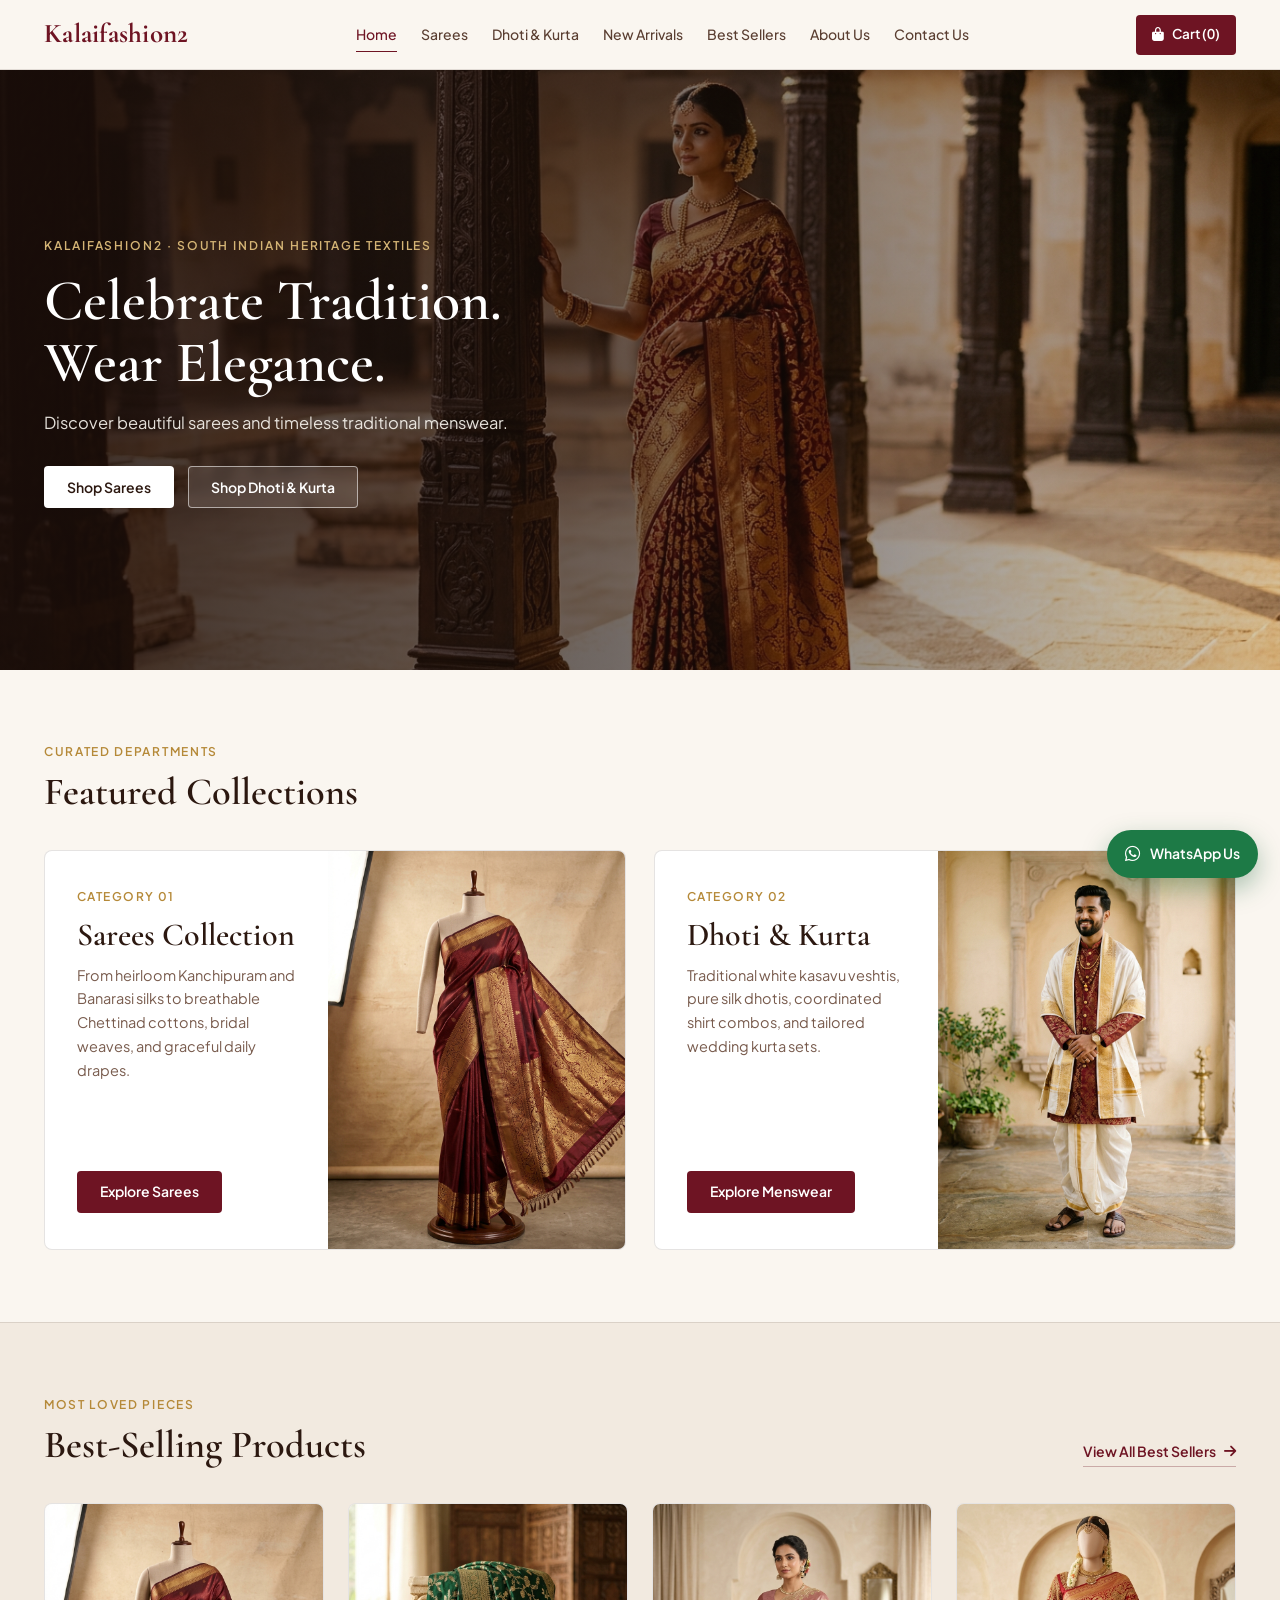
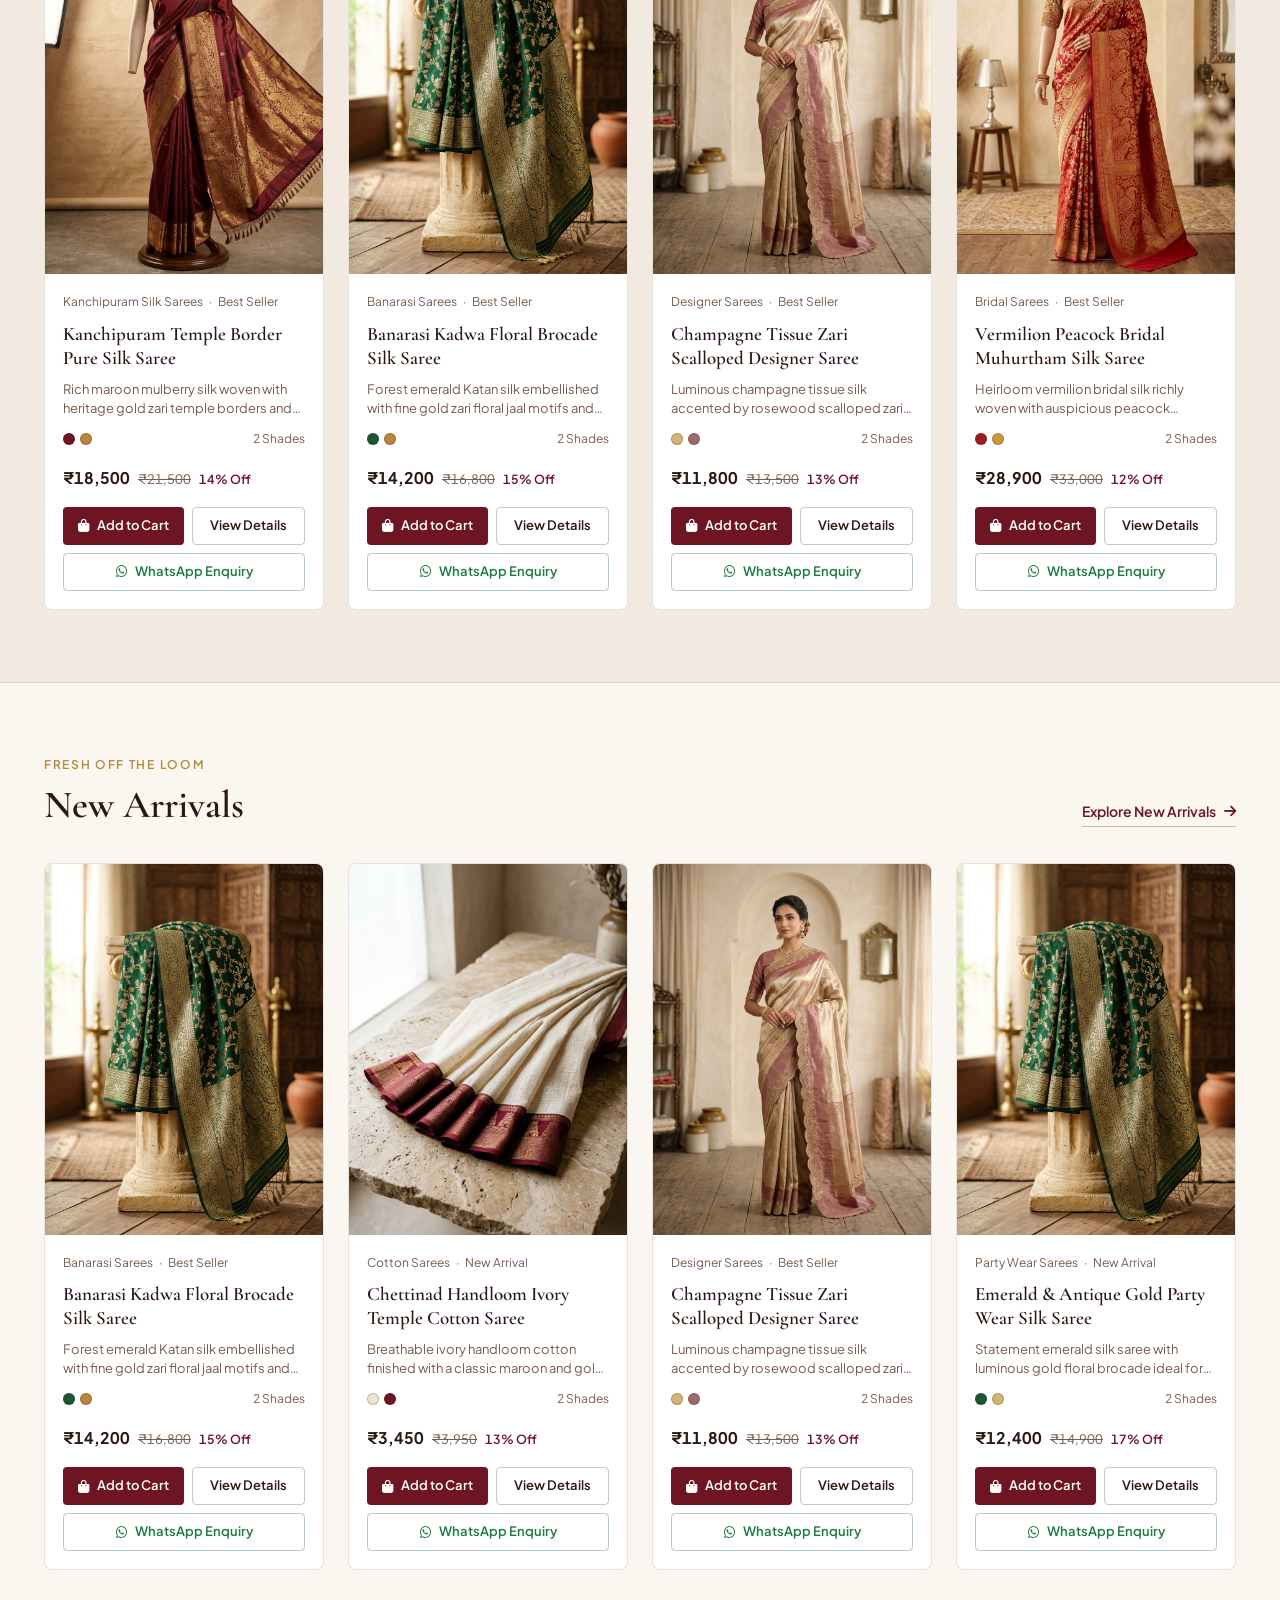
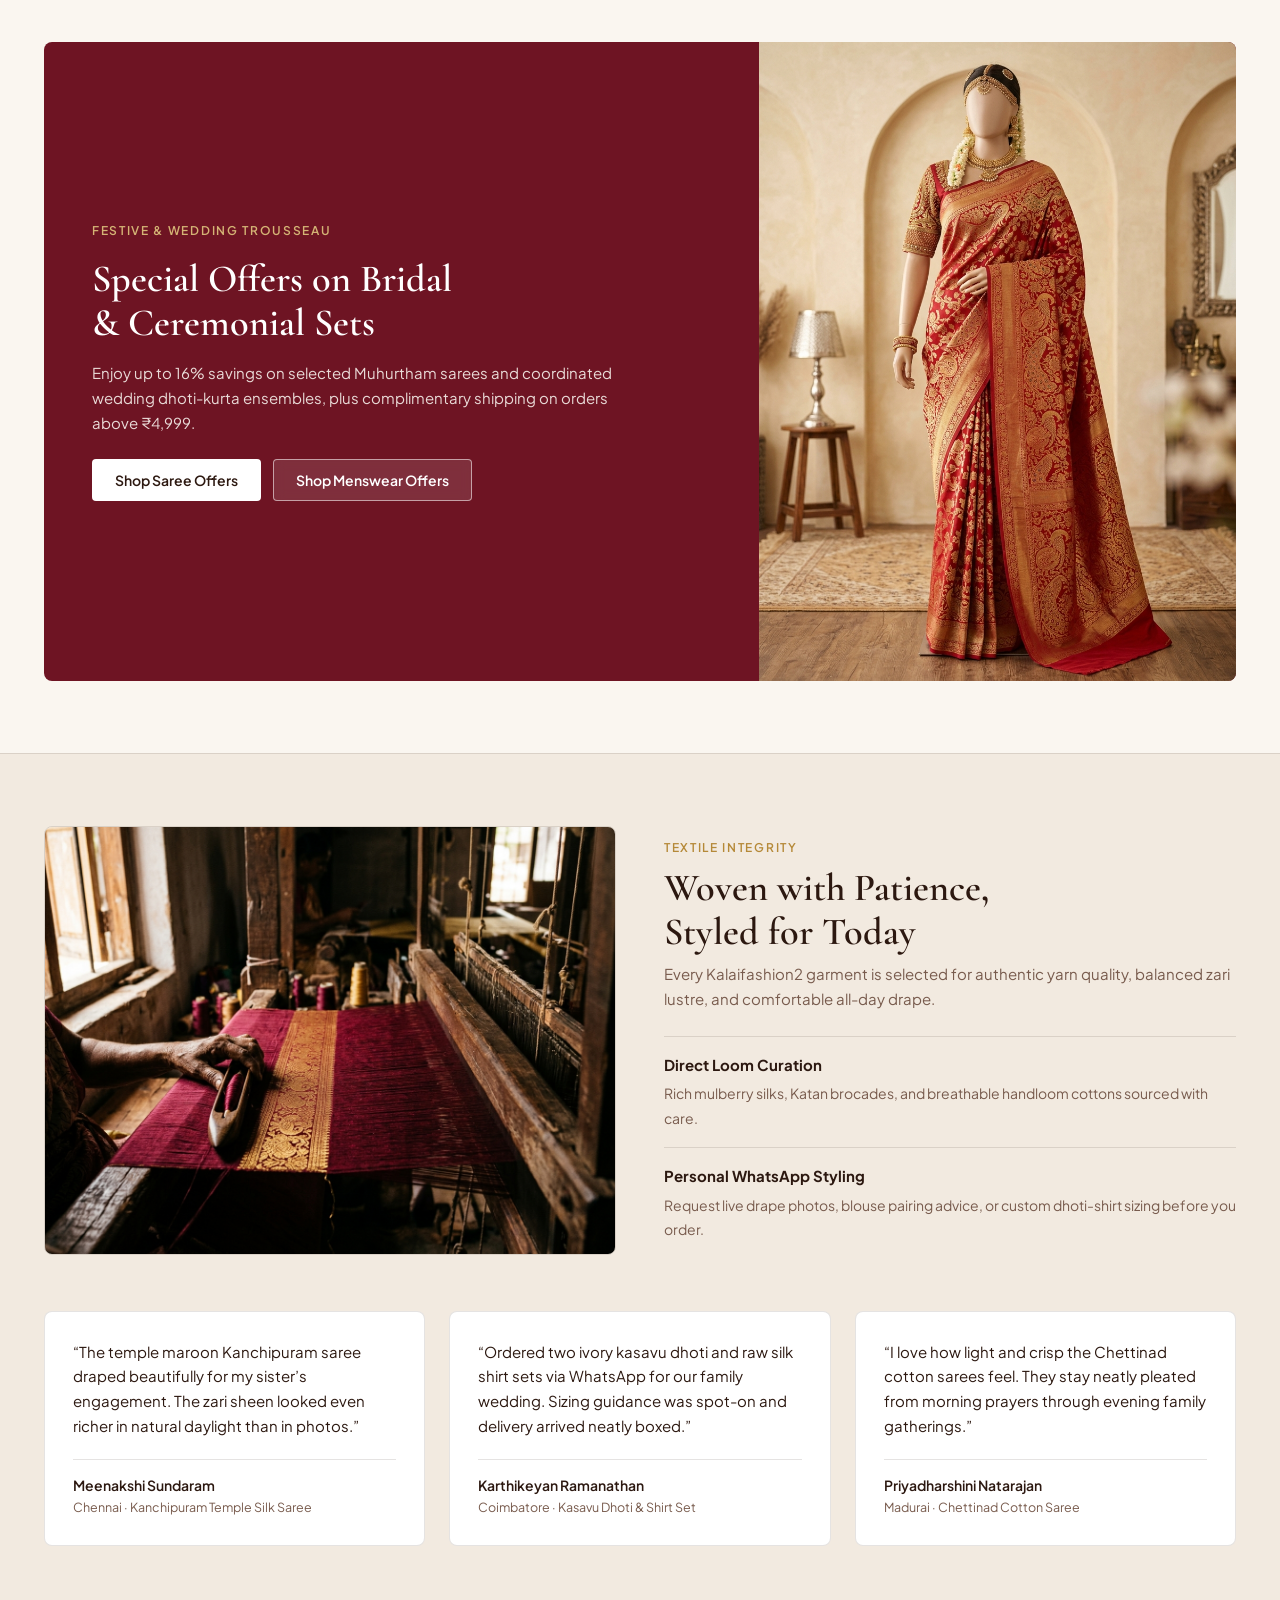
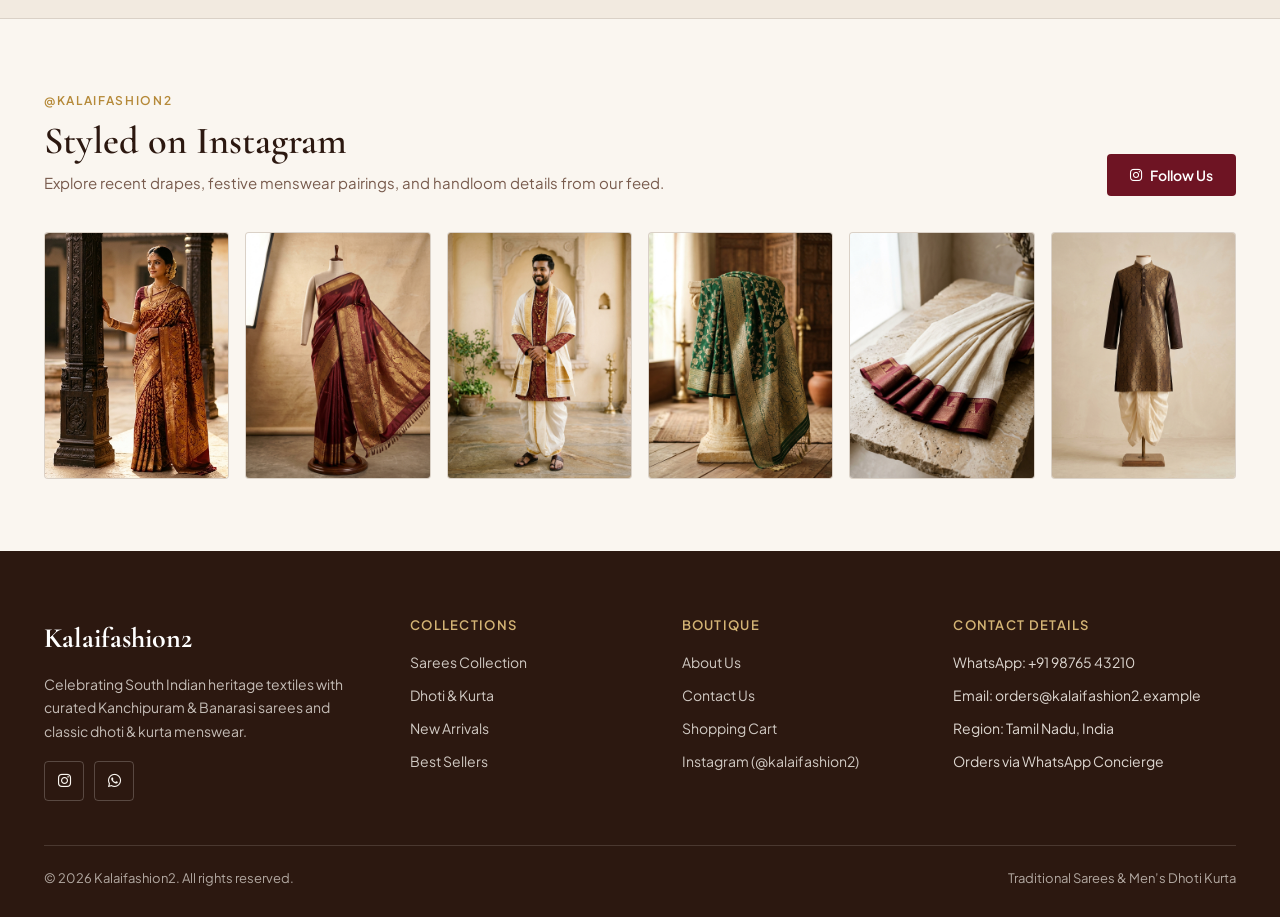
<file: index.html>
<!doctype html>
<html lang="en">
  <head>
    <meta charset="UTF-8" />
    <meta name="viewport" content="width=device-width, initial-scale=1.0" />
    <title>Kalaifashion2 — Celebrate Tradition. Wear Elegance.</title>
    <meta name="description" content="Discover handcrafted South Indian Kanchipuram, Banarasi, and Cotton Sarees alongside timeless traditional Dhoti & Kurta menswear at Kalaifashion2." />
    <meta property="og:title" content="Kalaifashion2 — Traditional Indian Sarees & Menswear" />
    <meta property="og:description" content="Discover beautiful sarees and timeless traditional menswear." />
    <meta property="og:type" content="website" />
    <meta name="twitter:card" content="summary_large_image" />

    <link rel="preconnect" href="https://fonts.googleapis.com" />
    <link rel="preconnect" href="https://fonts.gstatic.com" crossorigin />
    <link href="https://fonts.googleapis.com/css2?family=Cormorant+Garamond:wght@500;600;700&family=Plus+Jakarta+Sans:wght@400;500;600;700&display=swap" rel="stylesheet" />
    <link rel="stylesheet" href="https://cdnjs.cloudflare.com/ajax/libs/font-awesome/6.5.2/css/all.min.css" crossorigin="anonymous" referrerpolicy="no-referrer" />
    <link rel="stylesheet" href="/css/style.css" />
    <link rel="stylesheet" href="/css/responsive.css" />
  </head>
  <body>
    <header class="site-header">
      <div class="container header-inner">
        <a href="index.html" class="brand-wordmark">Kalaifashion2</a>

        <nav class="primary-nav" aria-label="Main navigation">
          <a href="index.html" class="nav-link">Home</a>
          <a href="sarees.html" class="nav-link">Sarees</a>
          <a href="dhoti-kurta.html" class="nav-link">Dhoti &amp; Kurta</a>
          <a href="sarees.html?filter=new-arrivals" class="nav-link">New Arrivals</a>
          <a href="sarees.html?filter=best-sellers" class="nav-link">Best Sellers</a>
          <a href="about.html" class="nav-link">About Us</a>
          <a href="contact.html" class="nav-link">Contact Us</a>
        </nav>

        <div class="header-actions">
          <a href="cart.html" class="cart-nav-btn" aria-label="Shopping Cart">
            <i class="fa-solid fa-bag-shopping" aria-hidden="true"></i>
            <span>Cart (<span class="cart-count" data-cart-count>0</span>)</span>
          </a>
          <button type="button" id="mobile-menu-btn" class="mobile-menu-btn" aria-label="Open navigation menu" aria-expanded="false">
            <i class="fa-solid fa-bars" aria-hidden="true"></i>
          </button>
        </div>
      </div>
    </header>

    <div id="mobile-drawer-backdrop" class="mobile-drawer-backdrop"></div>
    <aside id="mobile-drawer" class="mobile-drawer" aria-label="Mobile navigation">
      <div class="mobile-drawer-head">
        <span class="brand-wordmark">Kalaifashion2</span>
        <button type="button" id="mobile-drawer-close" class="mobile-drawer-close" aria-label="Close navigation menu">
          <i class="fa-solid fa-xmark" aria-hidden="true"></i>
        </button>
      </div>
      <nav class="mobile-nav-list">
        <a href="index.html" class="mobile-nav-link">Home</a>
        <a href="sarees.html" class="mobile-nav-link">Sarees Collection</a>
        <a href="dhoti-kurta.html" class="mobile-nav-link">Dhoti &amp; Kurta</a>
        <a href="sarees.html?filter=new-arrivals" class="mobile-nav-link">New Arrivals</a>
        <a href="sarees.html?filter=best-sellers" class="mobile-nav-link">Best Sellers</a>
        <a href="about.html" class="mobile-nav-link">About Us</a>
        <a href="contact.html" class="mobile-nav-link">Contact Us</a>
        <a href="cart.html" class="mobile-nav-link">Shopping Cart (<span data-cart-count>0</span>)</a>
      </nav>
    </aside>

    <main>
      <!-- Hero Banner -->
      <section class="hero-section">
        <div class="hero-media">
          <img
            src="/src/assets/images/hero_south_indian_silk_1795518960922.jpg"
            alt="Model draped in deep maroon and antique gold Kanchipuram silk saree"
            referrerpolicy="no-referrer"
            data-fallback-title="Kalaifashion2 Heritage Silk"
          />
          <div class="hero-scrim"></div>
        </div>
        <div class="container">
          <div class="hero-content">
            <span class="hero-kicker">Kalaifashion2 · South Indian Heritage Textiles</span>
            <h1 class="hero-title">Celebrate Tradition. Wear Elegance.</h1>
            <p class="hero-subtitle">Discover beautiful sarees and timeless traditional menswear.</p>
            <div class="hero-cta-row">
              <a href="sarees.html" class="btn btn-light">Shop Sarees</a>
              <a href="dhoti-kurta.html" class="btn btn-outline-light">Shop Dhoti &amp; Kurta</a>
            </div>
          </div>
        </div>
      </section>

      <!-- Featured Collections -->
      <section class="section">
        <div class="container">
          <div class="section-header">
            <div>
              <span class="section-kicker">Curated Departments</span>
              <h2 class="section-title">Featured Collections</h2>
            </div>
          </div>

          <div class="collections-grid">
            <article class="collection-card">
              <div class="collection-card-body">
                <div>
                  <div class="collection-card-kicker">Category 01</div>
                  <h3 class="collection-card-title">Sarees Collection</h3>
                  <p class="collection-card-copy">
                    From heirloom Kanchipuram and Banarasi silks to breathable Chettinad cottons, bridal weaves, and graceful daily drapes.
                  </p>
                </div>
                <div>
                  <a href="sarees.html" class="btn btn-primary">Explore Sarees</a>
                </div>
              </div>
              <div class="collection-card-media">
                <img
                  src="/src/assets/images/saree_kanchipuram_maroon_1795518961348.jpg"
                  alt="Kanchipuram pure silk maroon saree with gold zari border"
                  loading="lazy"
                  referrerpolicy="no-referrer"
                  data-fallback-title="Sarees Collection"
                />
              </div>
            </article>

            <article class="collection-card">
              <div class="collection-card-body">
                <div>
                  <div class="collection-card-kicker">Category 02</div>
                  <h3 class="collection-card-title">Dhoti &amp; Kurta</h3>
                  <p class="collection-card-copy">
                    Traditional white kasavu veshtis, pure silk dhotis, coordinated shirt combos, and tailored wedding kurta sets.
                  </p>
                </div>
                <div>
                  <a href="dhoti-kurta.html" class="btn btn-primary">Explore Menswear</a>
                </div>
              </div>
              <div class="collection-card-media">
                <img
                  src="/src/assets/images/dhoti_kurta_wedding_1795518963588.jpg"
                  alt="Traditional ivory silk dhoti with maroon brocade kurta and angavastram"
                  loading="lazy"
                  referrerpolicy="no-referrer"
                  data-fallback-title="Dhoti & Kurta Collection"
                />
              </div>
            </article>
          </div>
        </div>
      </section>

      <!-- Best Sellers -->
      <section class="section section-sand">
        <div class="container">
          <div class="section-header">
            <div>
              <span class="section-kicker">Most Loved Pieces</span>
              <h2 class="section-title">Best-Selling Products</h2>
            </div>
            <a href="sarees.html?filter=best-sellers" class="text-link">
              View All Best Sellers <i class="fa-solid fa-arrow-right" aria-hidden="true"></i>
            </a>
          </div>
          <div id="home-best-sellers" class="products-grid"></div>
        </div>
      </section>

      <!-- New Arrivals -->
      <section class="section">
        <div class="container">
          <div class="section-header">
            <div>
              <span class="section-kicker">Fresh Off the Loom</span>
              <h2 class="section-title">New Arrivals</h2>
            </div>
            <a href="sarees.html?filter=new-arrivals" class="text-link">
              Explore New Arrivals <i class="fa-solid fa-arrow-right" aria-hidden="true"></i>
            </a>
          </div>
          <div id="home-new-arrivals" class="products-grid"></div>
        </div>
      </section>

      <!-- Special Offers Banner -->
      <section class="section" style="padding-top: 0;">
        <div class="container">
          <div class="offer-banner">
            <div class="offer-banner-content">
              <span class="section-kicker">Festive &amp; Wedding Trousseau</span>
              <h2 class="offer-banner-title">Special Offers on Bridal &amp; Ceremonial Sets</h2>
              <p class="offer-banner-copy">
                Enjoy up to 16% savings on selected Muhurtham sarees and coordinated wedding dhoti-kurta ensembles, plus complimentary shipping on orders above ₹4,999.
              </p>
              <div class="offer-banner-actions">
                <a href="sarees.html?filter=offers" class="btn btn-light">Shop Saree Offers</a>
                <a href="dhoti-kurta.html?filter=offers" class="btn btn-outline-light">Shop Menswear Offers</a>
              </div>
            </div>
            <div class="offer-banner-media">
              <img
                src="/src/assets/images/saree_bridal_crimson_1795518962386.jpg"
                alt="Vermilion crimson bridal Kanchipuram silk saree"
                loading="lazy"
                referrerpolicy="no-referrer"
                data-fallback-title="Festive Offers"
              />
            </div>
          </div>
        </div>
      </section>

      <!-- Craftsmanship & Customer Testimonials -->
      <section class="section section-sand">
        <div class="container">
          <div class="craft-split">
            <div class="craft-media">
              <img
                src="/src/assets/images/craft_handloom_zari_1795518969206.jpg"
                alt="South Indian silk handloom weaving with maroon mulberry silk and gold zari"
                loading="lazy"
                referrerpolicy="no-referrer"
                data-fallback-title="Handloom Craftsmanship"
              />
            </div>
            <div>
              <span class="section-kicker">Textile Integrity</span>
              <h2 class="section-title">Woven with Patience, Styled for Today</h2>
              <p class="section-subtitle">
                Every Kalaifashion2 garment is selected for authentic yarn quality, balanced zari lustre, and comfortable all-day drape.
              </p>
              <ul class="craft-points">
                <li class="craft-point">
                  <strong>Direct Loom Curation</strong>
                  <span>Rich mulberry silks, Katan brocades, and breathable handloom cottons sourced with care.</span>
                </li>
                <li class="craft-point">
                  <strong>Personal WhatsApp Styling</strong>
                  <span>Request live drape photos, blouse pairing advice, or custom dhoti-shirt sizing before you order.</span>
                </li>
              </ul>
            </div>
          </div>

          <div class="testimonials-grid">
            <article class="testimonial-card">
              <p class="testimonial-quote">
                “The temple maroon Kanchipuram saree draped beautifully for my sister’s engagement. The zari sheen looked even richer in natural daylight than in photos.”
              </p>
              <div class="testimonial-author">
                <span class="testimonial-name">Meenakshi Sundaram</span>
                <span class="testimonial-meta">Chennai · Kanchipuram Temple Silk Saree</span>
              </div>
            </article>

            <article class="testimonial-card">
              <p class="testimonial-quote">
                “Ordered two ivory kasavu dhoti and raw silk shirt sets via WhatsApp for our family wedding. Sizing guidance was spot-on and delivery arrived neatly boxed.”
              </p>
              <div class="testimonial-author">
                <span class="testimonial-name">Karthikeyan Ramanathan</span>
                <span class="testimonial-meta">Coimbatore · Kasavu Dhoti &amp; Shirt Set</span>
              </div>
            </article>

            <article class="testimonial-card">
              <p class="testimonial-quote">
                “I love how light and crisp the Chettinad cotton sarees feel. They stay neatly pleated from morning prayers through evening family gatherings.”
              </p>
              <div class="testimonial-author">
                <span class="testimonial-name">Priyadharshini Natarajan</span>
                <span class="testimonial-meta">Madurai · Chettinad Cotton Saree</span>
              </div>
            </article>
          </div>
        </div>
      </section>

      <!-- Instagram Gallery -->
      <section class="section">
        <div class="container">
          <div class="section-header">
            <div>
              <span class="section-kicker">@kalaifashion2</span>
              <h2 class="section-title">Styled on Instagram</h2>
              <p class="section-subtitle">Explore recent drapes, festive menswear pairings, and handloom details from our feed.</p>
            </div>
            <a href="https://www.instagram.com/kalaifashion2/" target="_blank" rel="noopener noreferrer" class="btn btn-primary">
              <i class="fa-brands fa-instagram" aria-hidden="true"></i> Follow Us
            </a>
          </div>

          <div id="instagram-gallery-grid" class="instagram-grid"></div>
        </div>
      </section>
    </main>

    <footer class="site-footer">
      <div class="container">
        <div class="footer-grid">
          <div>
            <a href="index.html" class="footer-brand">Kalaifashion2</a>
            <p class="footer-copy">
              Celebrating South Indian heritage textiles with curated Kanchipuram &amp; Banarasi sarees and classic dhoti &amp; kurta menswear.
            </p>
            <div class="social-row">
              <a href="https://www.instagram.com/kalaifashion2/" target="_blank" rel="noopener noreferrer" class="social-icon-link" aria-label="Kalaifashion2 on Instagram">
                <i class="fa-brands fa-instagram" aria-hidden="true"></i>
              </a>
              <a href="https://wa.me/919876543210" target="_blank" rel="noopener noreferrer" class="social-icon-link" aria-label="Kalaifashion2 on WhatsApp">
                <i class="fa-brands fa-whatsapp" aria-hidden="true"></i>
              </a>
            </div>
          </div>

          <div>
            <h3 class="footer-heading">Collections</h3>
            <ul class="footer-links">
              <li><a href="sarees.html">Sarees Collection</a></li>
              <li><a href="dhoti-kurta.html">Dhoti &amp; Kurta</a></li>
              <li><a href="sarees.html?filter=new-arrivals">New Arrivals</a></li>
              <li><a href="sarees.html?filter=best-sellers">Best Sellers</a></li>
            </ul>
          </div>

          <div>
            <h3 class="footer-heading">Boutique</h3>
            <ul class="footer-links">
              <li><a href="about.html">About Us</a></li>
              <li><a href="contact.html">Contact Us</a></li>
              <li><a href="cart.html">Shopping Cart</a></li>
              <li><a href="https://www.instagram.com/kalaifashion2/" target="_blank" rel="noopener noreferrer">Instagram (@kalaifashion2)</a></li>
            </ul>
          </div>

          <div>
            <h3 class="footer-heading">Contact Details</h3>
            <ul class="footer-links">
              <li>WhatsApp: +91 98765 43210</li>
              <li>Email: orders@kalaifashion2.example</li>
              <li>Region: Tamil Nadu, India</li>
              <li>Orders via WhatsApp Concierge</li>
            </ul>
          </div>
        </div>

        <div class="footer-bottom">
          <span>&copy; 2026 Kalaifashion2. All rights reserved.</span>
          <span>Traditional Sarees &amp; Men’s Dhoti Kurta</span>
        </div>
      </div>
    </footer>

    <a id="floating-whatsapp-btn" href="https://wa.me/919876543210" target="_blank" rel="noopener noreferrer" class="floating-whatsapp" aria-label="Chat with Kalaifashion2 on WhatsApp">
      <i class="fa-brands fa-whatsapp fa-lg" aria-hidden="true"></i>
      <span>WhatsApp Us</span>
    </a>

    <script defer src="/js/products.js"></script>
    <script defer src="/js/cart.js"></script>
    <script defer src="/js/main.js"></script>
  </body>
</html>
</file>
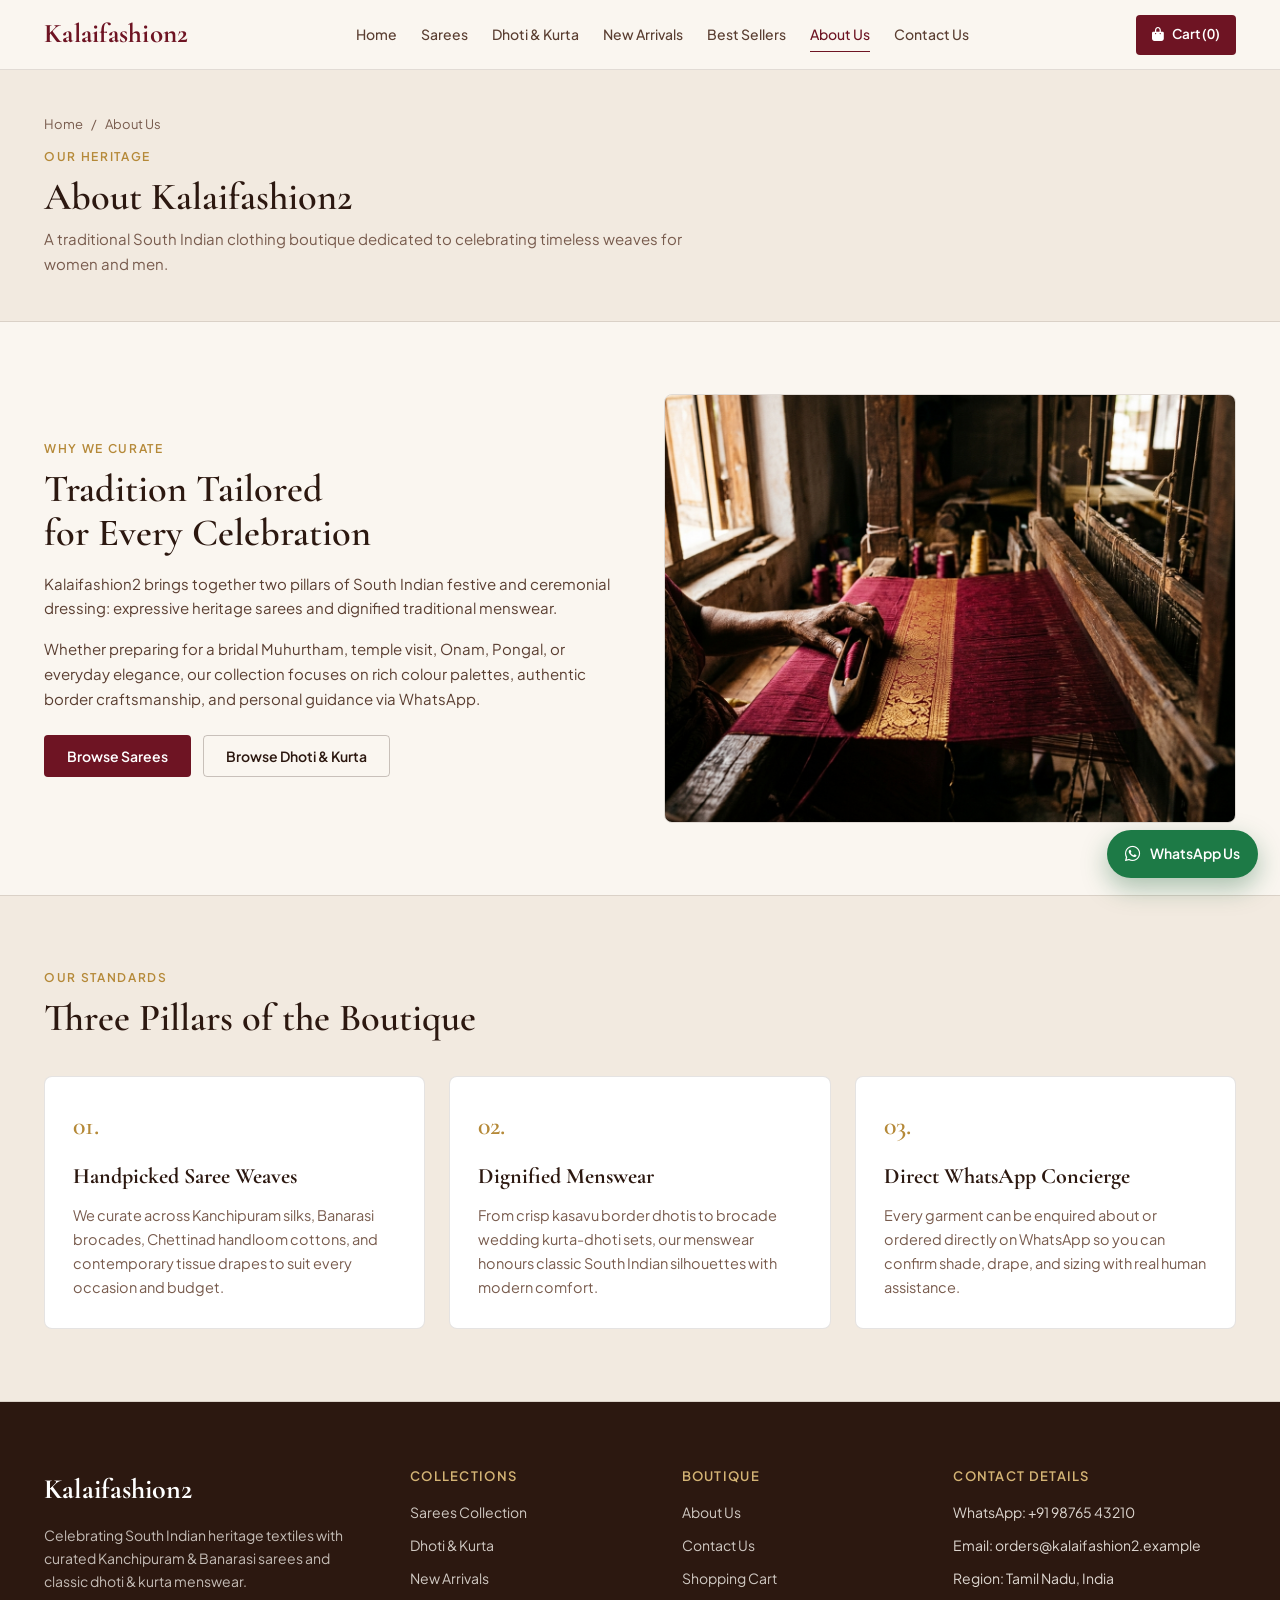
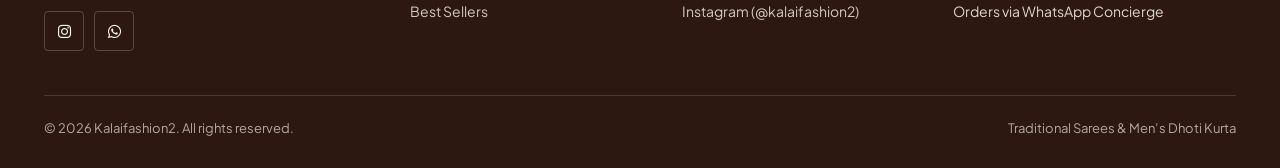
<file: about.html>
<!doctype html>
<html lang="en">
  <head>
    <meta charset="UTF-8" />
    <meta name="viewport" content="width=device-width, initial-scale=1.0" />
    <title>About Us — Kalaifashion2</title>
    <meta name="description" content="Learn about Kalaifashion2 and our commitment to South Indian traditional sarees, kasavu dhotis, and ceremonial menswear." />
    <meta property="og:title" content="About Us — Kalaifashion2" />
    <meta property="og:type" content="website" />

    <link rel="preconnect" href="https://fonts.googleapis.com" />
    <link rel="preconnect" href="https://fonts.gstatic.com" crossorigin />
    <link href="https://fonts.googleapis.com/css2?family=Cormorant+Garamond:wght@500;600;700&family=Plus+Jakarta+Sans:wght@400;500;600;700&display=swap" rel="stylesheet" />
    <link rel="stylesheet" href="https://cdnjs.cloudflare.com/ajax/libs/font-awesome/6.5.2/css/all.min.css" crossorigin="anonymous" referrerpolicy="no-referrer" />
    <link rel="stylesheet" href="/css/style.css" />
    <link rel="stylesheet" href="/css/responsive.css" />
  </head>
  <body>
    <header class="site-header">
      <div class="container header-inner">
        <a href="index.html" class="brand-wordmark">Kalaifashion2</a>

        <nav class="primary-nav" aria-label="Main navigation">
          <a href="index.html" class="nav-link">Home</a>
          <a href="sarees.html" class="nav-link">Sarees</a>
          <a href="dhoti-kurta.html" class="nav-link">Dhoti &amp; Kurta</a>
          <a href="sarees.html?filter=new-arrivals" class="nav-link">New Arrivals</a>
          <a href="sarees.html?filter=best-sellers" class="nav-link">Best Sellers</a>
          <a href="about.html" class="nav-link">About Us</a>
          <a href="contact.html" class="nav-link">Contact Us</a>
        </nav>

        <div class="header-actions">
          <a href="cart.html" class="cart-nav-btn" aria-label="Shopping Cart">
            <i class="fa-solid fa-bag-shopping" aria-hidden="true"></i>
            <span>Cart (<span class="cart-count" data-cart-count>0</span>)</span>
          </a>
          <button type="button" id="mobile-menu-btn" class="mobile-menu-btn" aria-label="Open navigation menu" aria-expanded="false">
            <i class="fa-solid fa-bars" aria-hidden="true"></i>
          </button>
        </div>
      </div>
    </header>

    <div id="mobile-drawer-backdrop" class="mobile-drawer-backdrop"></div>
    <aside id="mobile-drawer" class="mobile-drawer" aria-label="Mobile navigation">
      <div class="mobile-drawer-head">
        <span class="brand-wordmark">Kalaifashion2</span>
        <button type="button" id="mobile-drawer-close" class="mobile-drawer-close" aria-label="Close navigation menu">
          <i class="fa-solid fa-xmark" aria-hidden="true"></i>
        </button>
      </div>
      <nav class="mobile-nav-list">
        <a href="index.html" class="mobile-nav-link">Home</a>
        <a href="sarees.html" class="mobile-nav-link">Sarees Collection</a>
        <a href="dhoti-kurta.html" class="mobile-nav-link">Dhoti &amp; Kurta</a>
        <a href="sarees.html?filter=new-arrivals" class="mobile-nav-link">New Arrivals</a>
        <a href="sarees.html?filter=best-sellers" class="mobile-nav-link">Best Sellers</a>
        <a href="about.html" class="mobile-nav-link">About Us</a>
        <a href="contact.html" class="mobile-nav-link">Contact Us</a>
        <a href="cart.html" class="mobile-nav-link">Shopping Cart (<span data-cart-count>0</span>)</a>
      </nav>
    </aside>

    <main>
      <section class="page-hero">
        <div class="container">
          <nav class="breadcrumb" aria-label="Breadcrumb">
            <a href="index.html">Home</a>
            <span aria-hidden="true">/</span>
            <span>About Us</span>
          </nav>
          <span class="section-kicker">Our Heritage</span>
          <h1 class="section-title">About Kalaifashion2</h1>
          <p class="section-subtitle">
            A traditional South Indian clothing boutique dedicated to celebrating timeless weaves for women and men.
          </p>
        </div>
      </section>

      <section class="section">
        <div class="container">
          <div class="about-story-grid">
            <div>
              <span class="section-kicker">Why We Curate</span>
              <h2 class="section-title">Tradition Tailored for Every Celebration</h2>
              <p style="margin:16px 0; color:var(--ink-secondary);">
                Kalaifashion2 brings together two pillars of South Indian festive and ceremonial dressing: expressive heritage sarees and dignified traditional menswear.
              </p>
              <p style="margin:0 0 24px; color:var(--ink-secondary);">
                Whether preparing for a bridal Muhurtham, temple visit, Onam, Pongal, or everyday elegance, our collection focuses on rich colour palettes, authentic border craftsmanship, and personal guidance via WhatsApp.
              </p>
              <div style="display:flex; flex-wrap:wrap; gap:12px;">
                <a href="sarees.html" class="btn btn-primary">Browse Sarees</a>
                <a href="dhoti-kurta.html" class="btn btn-secondary">Browse Dhoti &amp; Kurta</a>
              </div>
            </div>
            <div class="craft-media">
              <img
                src="/src/assets/images/craft_handloom_zari_1795518969206.jpg"
                alt="Traditional handloom weaving maroon silk and gold zari"
                referrerpolicy="no-referrer"
                data-fallback-title="Kalaifashion2 Craftsmanship"
              />
            </div>
          </div>
        </div>
      </section>

      <section class="section section-sand">
        <div class="container">
          <div class="section-header">
            <div>
              <span class="section-kicker">Our Standards</span>
              <h2 class="section-title">Three Pillars of the Boutique</h2>
            </div>
          </div>

          <div class="pillars-grid">
            <article class="pillar-card">
              <span class="pillar-index">01.</span>
              <h3>Handpicked Saree Weaves</h3>
              <p>
                We curate across Kanchipuram silks, Banarasi brocades, Chettinad handloom cottons, and contemporary tissue drapes to suit every occasion and budget.
              </p>
            </article>

            <article class="pillar-card">
              <span class="pillar-index">02.</span>
              <h3>Dignified Menswear</h3>
              <p>
                From crisp kasavu border dhotis to brocade wedding kurta-dhoti sets, our menswear honours classic South Indian silhouettes with modern comfort.
              </p>
            </article>

            <article class="pillar-card">
              <span class="pillar-index">03.</span>
              <h3>Direct WhatsApp Concierge</h3>
              <p>
                Every garment can be enquired about or ordered directly on WhatsApp so you can confirm shade, drape, and sizing with real human assistance.
              </p>
            </article>
          </div>
        </div>
      </section>
    </main>

    <footer class="site-footer">
      <div class="container">
        <div class="footer-grid">
          <div>
            <a href="index.html" class="footer-brand">Kalaifashion2</a>
            <p class="footer-copy">
              Celebrating South Indian heritage textiles with curated Kanchipuram &amp; Banarasi sarees and classic dhoti &amp; kurta menswear.
            </p>
            <div class="social-row">
              <a href="https://www.instagram.com/kalaifashion2/" target="_blank" rel="noopener noreferrer" class="social-icon-link" aria-label="Kalaifashion2 on Instagram">
                <i class="fa-brands fa-instagram" aria-hidden="true"></i>
              </a>
              <a href="https://wa.me/919876543210" target="_blank" rel="noopener noreferrer" class="social-icon-link" aria-label="Kalaifashion2 on WhatsApp">
                <i class="fa-brands fa-whatsapp" aria-hidden="true"></i>
              </a>
            </div>
          </div>

          <div>
            <h3 class="footer-heading">Collections</h3>
            <ul class="footer-links">
              <li><a href="sarees.html">Sarees Collection</a></li>
              <li><a href="dhoti-kurta.html">Dhoti &amp; Kurta</a></li>
              <li><a href="sarees.html?filter=new-arrivals">New Arrivals</a></li>
              <li><a href="sarees.html?filter=best-sellers">Best Sellers</a></li>
            </ul>
          </div>

          <div>
            <h3 class="footer-heading">Boutique</h3>
            <ul class="footer-links">
              <li><a href="about.html">About Us</a></li>
              <li><a href="contact.html">Contact Us</a></li>
              <li><a href="cart.html">Shopping Cart</a></li>
              <li><a href="https://www.instagram.com/kalaifashion2/" target="_blank" rel="noopener noreferrer">Instagram (@kalaifashion2)</a></li>
            </ul>
          </div>

          <div>
            <h3 class="footer-heading">Contact Details</h3>
            <ul class="footer-links">
              <li>WhatsApp: +91 98765 43210</li>
              <li>Email: orders@kalaifashion2.example</li>
              <li>Region: Tamil Nadu, India</li>
              <li>Orders via WhatsApp Concierge</li>
            </ul>
          </div>
        </div>

        <div class="footer-bottom">
          <span>&copy; 2026 Kalaifashion2. All rights reserved.</span>
          <span>Traditional Sarees &amp; Men’s Dhoti Kurta</span>
        </div>
      </div>
    </footer>

    <a id="floating-whatsapp-btn" href="https://wa.me/919876543210" target="_blank" rel="noopener noreferrer" class="floating-whatsapp" aria-label="Chat with Kalaifashion2 on WhatsApp">
      <i class="fa-brands fa-whatsapp fa-lg" aria-hidden="true"></i>
      <span>WhatsApp Us</span>
    </a>

    <script defer src="/js/products.js"></script>
    <script defer src="/js/cart.js"></script>
    <script defer src="/js/main.js"></script>
  </body>
</html>
</file>
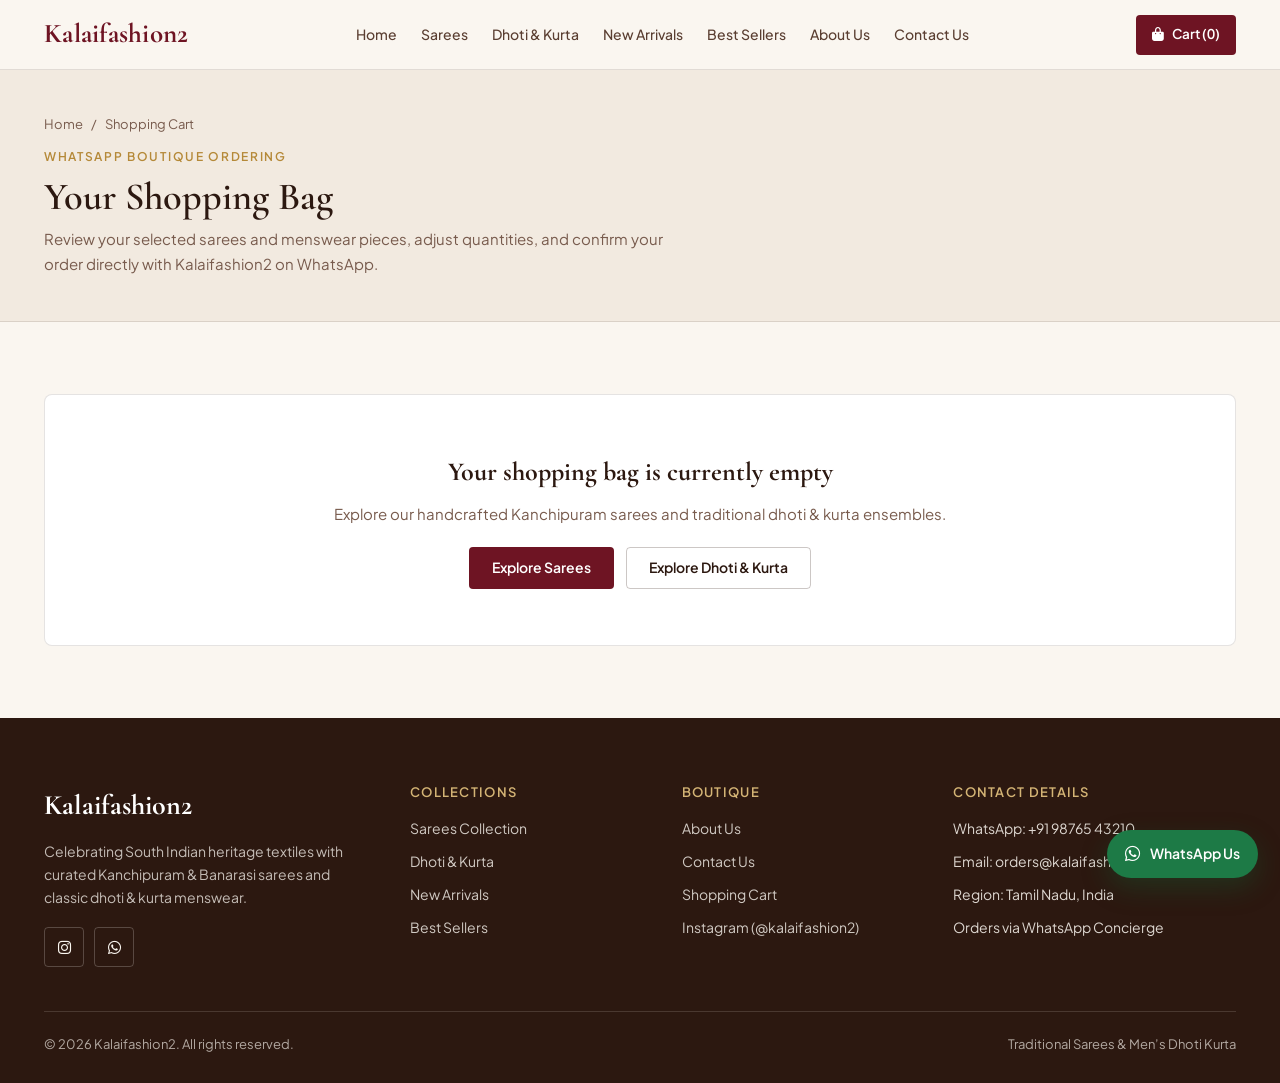
<file: cart.html>
<!doctype html>
<html lang="en">
  <head>
    <meta charset="UTF-8" />
    <meta name="viewport" content="width=device-width, initial-scale=1.0" />
    <title>Shopping Cart — Kalaifashion2</title>
    <meta name="description" content="Review your Kalaifashion2 shopping bag, adjust quantities, and complete your order directly via WhatsApp." />
    <meta property="og:title" content="Shopping Cart — Kalaifashion2" />
    <meta property="og:type" content="website" />

    <link rel="preconnect" href="https://fonts.googleapis.com" />
    <link rel="preconnect" href="https://fonts.gstatic.com" crossorigin />
    <link href="https://fonts.googleapis.com/css2?family=Cormorant+Garamond:wght@500;600;700&family=Plus+Jakarta+Sans:wght@400;500;600;700&display=swap" rel="stylesheet" />
    <link rel="stylesheet" href="https://cdnjs.cloudflare.com/ajax/libs/font-awesome/6.5.2/css/all.min.css" crossorigin="anonymous" referrerpolicy="no-referrer" />
    <link rel="stylesheet" href="/css/style.css" />
    <link rel="stylesheet" href="/css/responsive.css" />
  </head>
  <body>
    <header class="site-header">
      <div class="container header-inner">
        <a href="index.html" class="brand-wordmark">Kalaifashion2</a>

        <nav class="primary-nav" aria-label="Main navigation">
          <a href="index.html" class="nav-link">Home</a>
          <a href="sarees.html" class="nav-link">Sarees</a>
          <a href="dhoti-kurta.html" class="nav-link">Dhoti &amp; Kurta</a>
          <a href="sarees.html?filter=new-arrivals" class="nav-link">New Arrivals</a>
          <a href="sarees.html?filter=best-sellers" class="nav-link">Best Sellers</a>
          <a href="about.html" class="nav-link">About Us</a>
          <a href="contact.html" class="nav-link">Contact Us</a>
        </nav>

        <div class="header-actions">
          <a href="cart.html" class="cart-nav-btn" aria-label="Shopping Cart">
            <i class="fa-solid fa-bag-shopping" aria-hidden="true"></i>
            <span>Cart (<span class="cart-count" data-cart-count>0</span>)</span>
          </a>
          <button type="button" id="mobile-menu-btn" class="mobile-menu-btn" aria-label="Open navigation menu" aria-expanded="false">
            <i class="fa-solid fa-bars" aria-hidden="true"></i>
          </button>
        </div>
      </div>
    </header>

    <div id="mobile-drawer-backdrop" class="mobile-drawer-backdrop"></div>
    <aside id="mobile-drawer" class="mobile-drawer" aria-label="Mobile navigation">
      <div class="mobile-drawer-head">
        <span class="brand-wordmark">Kalaifashion2</span>
        <button type="button" id="mobile-drawer-close" class="mobile-drawer-close" aria-label="Close navigation menu">
          <i class="fa-solid fa-xmark" aria-hidden="true"></i>
        </button>
      </div>
      <nav class="mobile-nav-list">
        <a href="index.html" class="mobile-nav-link">Home</a>
        <a href="sarees.html" class="mobile-nav-link">Sarees Collection</a>
        <a href="dhoti-kurta.html" class="mobile-nav-link">Dhoti &amp; Kurta</a>
        <a href="sarees.html?filter=new-arrivals" class="mobile-nav-link">New Arrivals</a>
        <a href="sarees.html?filter=best-sellers" class="mobile-nav-link">Best Sellers</a>
        <a href="about.html" class="mobile-nav-link">About Us</a>
        <a href="contact.html" class="mobile-nav-link">Contact Us</a>
        <a href="cart.html" class="mobile-nav-link">Shopping Cart (<span data-cart-count>0</span>)</a>
      </nav>
    </aside>

    <main>
      <section class="page-hero">
        <div class="container">
          <nav class="breadcrumb" aria-label="Breadcrumb">
            <a href="index.html">Home</a>
            <span aria-hidden="true">/</span>
            <span>Shopping Cart</span>
          </nav>
          <span class="section-kicker">WhatsApp Boutique Ordering</span>
          <h1 class="section-title">Your Shopping Bag</h1>
          <p class="section-subtitle">
            Review your selected sarees and menswear pieces, adjust quantities, and confirm your order directly with Kalaifashion2 on WhatsApp.
          </p>
        </div>
      </section>

      <section class="section">
        <div class="container">
          <div id="cart-page-root"></div>
        </div>
      </section>
    </main>

    <footer class="site-footer">
      <div class="container">
        <div class="footer-grid">
          <div>
            <a href="index.html" class="footer-brand">Kalaifashion2</a>
            <p class="footer-copy">
              Celebrating South Indian heritage textiles with curated Kanchipuram &amp; Banarasi sarees and classic dhoti &amp; kurta menswear.
            </p>
            <div class="social-row">
              <a href="https://www.instagram.com/kalaifashion2/" target="_blank" rel="noopener noreferrer" class="social-icon-link" aria-label="Kalaifashion2 on Instagram">
                <i class="fa-brands fa-instagram" aria-hidden="true"></i>
              </a>
              <a href="https://wa.me/919876543210" target="_blank" rel="noopener noreferrer" class="social-icon-link" aria-label="Kalaifashion2 on WhatsApp">
                <i class="fa-brands fa-whatsapp" aria-hidden="true"></i>
              </a>
            </div>
          </div>

          <div>
            <h3 class="footer-heading">Collections</h3>
            <ul class="footer-links">
              <li><a href="sarees.html">Sarees Collection</a></li>
              <li><a href="dhoti-kurta.html">Dhoti &amp; Kurta</a></li>
              <li><a href="sarees.html?filter=new-arrivals">New Arrivals</a></li>
              <li><a href="sarees.html?filter=best-sellers">Best Sellers</a></li>
            </ul>
          </div>

          <div>
            <h3 class="footer-heading">Boutique</h3>
            <ul class="footer-links">
              <li><a href="about.html">About Us</a></li>
              <li><a href="contact.html">Contact Us</a></li>
              <li><a href="cart.html">Shopping Cart</a></li>
              <li><a href="https://www.instagram.com/kalaifashion2/" target="_blank" rel="noopener noreferrer">Instagram (@kalaifashion2)</a></li>
            </ul>
          </div>

          <div>
            <h3 class="footer-heading">Contact Details</h3>
            <ul class="footer-links">
              <li>WhatsApp: +91 98765 43210</li>
              <li>Email: orders@kalaifashion2.example</li>
              <li>Region: Tamil Nadu, India</li>
              <li>Orders via WhatsApp Concierge</li>
            </ul>
          </div>
        </div>

        <div class="footer-bottom">
          <span>&copy; 2026 Kalaifashion2. All rights reserved.</span>
          <span>Traditional Sarees &amp; Men’s Dhoti Kurta</span>
        </div>
      </div>
    </footer>

    <a id="floating-whatsapp-btn" href="https://wa.me/919876543210" target="_blank" rel="noopener noreferrer" class="floating-whatsapp" aria-label="Chat with Kalaifashion2 on WhatsApp">
      <i class="fa-brands fa-whatsapp fa-lg" aria-hidden="true"></i>
      <span>WhatsApp Us</span>
    </a>

    <script defer src="/js/products.js"></script>
    <script defer src="/js/cart.js"></script>
    <script defer src="/js/main.js"></script>
  </body>
</html>
</file>
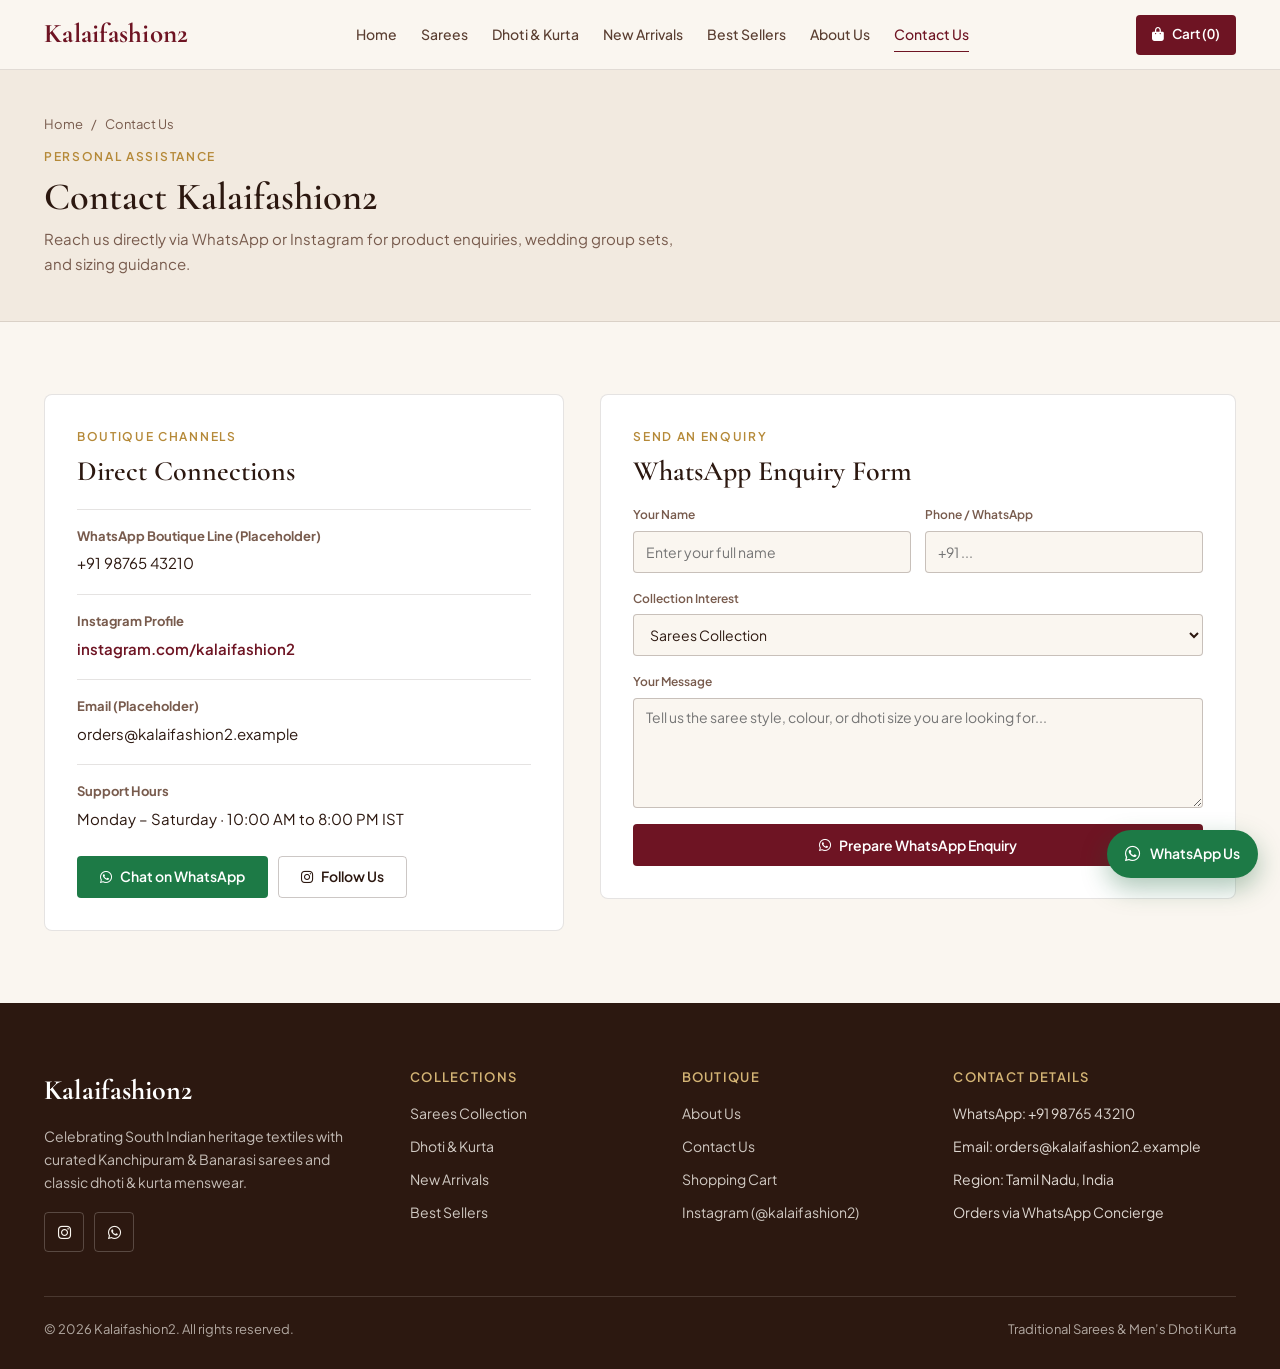
<file: contact.html>
<!doctype html>
<html lang="en">
  <head>
    <meta charset="UTF-8" />
    <meta name="viewport" content="width=device-width, initial-scale=1.0" />
    <title>Contact Us — Kalaifashion2</title>
    <meta name="description" content="Connect with Kalaifashion2 via WhatsApp or Instagram for product availability, bridal consultations, and bulk family orders." />
    <meta property="og:title" content="Contact Us — Kalaifashion2" />
    <meta property="og:type" content="website" />

    <link rel="preconnect" href="https://fonts.googleapis.com" />
    <link rel="preconnect" href="https://fonts.gstatic.com" crossorigin />
    <link href="https://fonts.googleapis.com/css2?family=Cormorant+Garamond:wght@500;600;700&family=Plus+Jakarta+Sans:wght@400;500;600;700&display=swap" rel="stylesheet" />
    <link rel="stylesheet" href="https://cdnjs.cloudflare.com/ajax/libs/font-awesome/6.5.2/css/all.min.css" crossorigin="anonymous" referrerpolicy="no-referrer" />
    <link rel="stylesheet" href="/css/style.css" />
    <link rel="stylesheet" href="/css/responsive.css" />
  </head>
  <body>
    <header class="site-header">
      <div class="container header-inner">
        <a href="index.html" class="brand-wordmark">Kalaifashion2</a>

        <nav class="primary-nav" aria-label="Main navigation">
          <a href="index.html" class="nav-link">Home</a>
          <a href="sarees.html" class="nav-link">Sarees</a>
          <a href="dhoti-kurta.html" class="nav-link">Dhoti &amp; Kurta</a>
          <a href="sarees.html?filter=new-arrivals" class="nav-link">New Arrivals</a>
          <a href="sarees.html?filter=best-sellers" class="nav-link">Best Sellers</a>
          <a href="about.html" class="nav-link">About Us</a>
          <a href="contact.html" class="nav-link">Contact Us</a>
        </nav>

        <div class="header-actions">
          <a href="cart.html" class="cart-nav-btn" aria-label="Shopping Cart">
            <i class="fa-solid fa-bag-shopping" aria-hidden="true"></i>
            <span>Cart (<span class="cart-count" data-cart-count>0</span>)</span>
          </a>
          <button type="button" id="mobile-menu-btn" class="mobile-menu-btn" aria-label="Open navigation menu" aria-expanded="false">
            <i class="fa-solid fa-bars" aria-hidden="true"></i>
          </button>
        </div>
      </div>
    </header>

    <div id="mobile-drawer-backdrop" class="mobile-drawer-backdrop"></div>
    <aside id="mobile-drawer" class="mobile-drawer" aria-label="Mobile navigation">
      <div class="mobile-drawer-head">
        <span class="brand-wordmark">Kalaifashion2</span>
        <button type="button" id="mobile-drawer-close" class="mobile-drawer-close" aria-label="Close navigation menu">
          <i class="fa-solid fa-xmark" aria-hidden="true"></i>
        </button>
      </div>
      <nav class="mobile-nav-list">
        <a href="index.html" class="mobile-nav-link">Home</a>
        <a href="sarees.html" class="mobile-nav-link">Sarees Collection</a>
        <a href="dhoti-kurta.html" class="mobile-nav-link">Dhoti &amp; Kurta</a>
        <a href="sarees.html?filter=new-arrivals" class="mobile-nav-link">New Arrivals</a>
        <a href="sarees.html?filter=best-sellers" class="mobile-nav-link">Best Sellers</a>
        <a href="about.html" class="mobile-nav-link">About Us</a>
        <a href="contact.html" class="mobile-nav-link">Contact Us</a>
        <a href="cart.html" class="mobile-nav-link">Shopping Cart (<span data-cart-count>0</span>)</a>
      </nav>
    </aside>

    <main>
      <section class="page-hero">
        <div class="container">
          <nav class="breadcrumb" aria-label="Breadcrumb">
            <a href="index.html">Home</a>
            <span aria-hidden="true">/</span>
            <span>Contact Us</span>
          </nav>
          <span class="section-kicker">Personal Assistance</span>
          <h1 class="section-title">Contact Kalaifashion2</h1>
          <p class="section-subtitle">
            Reach us directly via WhatsApp or Instagram for product enquiries, wedding group sets, and sizing guidance.
          </p>
        </div>
      </section>

      <section class="section">
        <div class="container">
          <div class="contact-grid">
            <div class="contact-info-card">
              <span class="section-kicker">Boutique Channels</span>
              <h2 class="section-title" style="font-size:28px;">Direct Connections</h2>
              <div class="contact-detail-list">
                <div class="contact-detail-item">
                  <strong>WhatsApp Boutique Line (Placeholder)</strong>
                  <span>+91 98765 43210</span>
                </div>
                <div class="contact-detail-item">
                  <strong>Instagram Profile</strong>
                  <a href="https://www.instagram.com/kalaifashion2/" target="_blank" rel="noopener noreferrer" style="color:var(--maroon); font-weight:600;">
                    instagram.com/kalaifashion2
                  </a>
                </div>
                <div class="contact-detail-item">
                  <strong>Email (Placeholder)</strong>
                  <span>orders@kalaifashion2.example</span>
                </div>
                <div class="contact-detail-item">
                  <strong>Support Hours</strong>
                  <span>Monday – Saturday · 10:00 AM to 8:00 PM IST</span>
                </div>
              </div>
              <div style="margin-top:24px; display:flex; flex-wrap:wrap; gap:10px;">
                <a href="https://wa.me/919876543210" target="_blank" rel="noopener noreferrer" class="btn btn-whatsapp">
                  <i class="fa-brands fa-whatsapp" aria-hidden="true"></i> Chat on WhatsApp
                </a>
                <a href="https://www.instagram.com/kalaifashion2/" target="_blank" rel="noopener noreferrer" class="btn btn-secondary">
                  <i class="fa-brands fa-instagram" aria-hidden="true"></i> Follow Us
                </a>
              </div>
            </div>

            <div class="contact-form-card">
              <span class="section-kicker">Send an Enquiry</span>
              <h2 class="section-title" style="font-size:28px; margin-bottom:18px;">WhatsApp Enquiry Form</h2>
              <form id="contact-enquiry-form" class="contact-form">
                <div class="form-row-2">
                  <div class="form-field">
                    <label class="form-label" for="contact-name">Your Name</label>
                    <input id="contact-name" type="text" class="input-control" required placeholder="Enter your full name" />
                  </div>
                  <div class="form-field">
                    <label class="form-label" for="contact-phone">Phone / WhatsApp</label>
                    <input id="contact-phone" type="tel" class="input-control" required placeholder="+91 ..." />
                  </div>
                </div>
                <div class="form-field">
                  <label class="form-label" for="contact-interest">Collection Interest</label>
                  <select id="contact-interest" class="select-control">
                    <option value="Sarees Collection">Sarees Collection</option>
                    <option value="Dhoti & Kurta Collection">Dhoti &amp; Kurta Collection</option>
                    <option value="Wedding / Bridal Trousseau">Wedding / Bridal Trousseau</option>
                    <option value="Bulk / Family Set Order">Bulk / Family Set Order</option>
                  </select>
                </div>
                <div class="form-field">
                  <label class="form-label" for="contact-message">Your Message</label>
                  <textarea id="contact-message" class="textarea-control" required placeholder="Tell us the saree style, colour, or dhoti size you are looking for..."></textarea>
                </div>
                <button type="submit" class="btn btn-primary">
                  <i class="fa-brands fa-whatsapp" aria-hidden="true"></i> Prepare WhatsApp Enquiry
                </button>
                <div id="contact-form-status" class="form-status" role="status"></div>
              </form>
            </div>
          </div>
        </div>
      </section>
    </main>

    <footer class="site-footer">
      <div class="container">
        <div class="footer-grid">
          <div>
            <a href="index.html" class="footer-brand">Kalaifashion2</a>
            <p class="footer-copy">
              Celebrating South Indian heritage textiles with curated Kanchipuram &amp; Banarasi sarees and classic dhoti &amp; kurta menswear.
            </p>
            <div class="social-row">
              <a href="https://www.instagram.com/kalaifashion2/" target="_blank" rel="noopener noreferrer" class="social-icon-link" aria-label="Kalaifashion2 on Instagram">
                <i class="fa-brands fa-instagram" aria-hidden="true"></i>
              </a>
              <a href="https://wa.me/919876543210" target="_blank" rel="noopener noreferrer" class="social-icon-link" aria-label="Kalaifashion2 on WhatsApp">
                <i class="fa-brands fa-whatsapp" aria-hidden="true"></i>
              </a>
            </div>
          </div>

          <div>
            <h3 class="footer-heading">Collections</h3>
            <ul class="footer-links">
              <li><a href="sarees.html">Sarees Collection</a></li>
              <li><a href="dhoti-kurta.html">Dhoti &amp; Kurta</a></li>
              <li><a href="sarees.html?filter=new-arrivals">New Arrivals</a></li>
              <li><a href="sarees.html?filter=best-sellers">Best Sellers</a></li>
            </ul>
          </div>

          <div>
            <h3 class="footer-heading">Boutique</h3>
            <ul class="footer-links">
              <li><a href="about.html">About Us</a></li>
              <li><a href="contact.html">Contact Us</a></li>
              <li><a href="cart.html">Shopping Cart</a></li>
              <li><a href="https://www.instagram.com/kalaifashion2/" target="_blank" rel="noopener noreferrer">Instagram (@kalaifashion2)</a></li>
            </ul>
          </div>

          <div>
            <h3 class="footer-heading">Contact Details</h3>
            <ul class="footer-links">
              <li>WhatsApp: +91 98765 43210</li>
              <li>Email: orders@kalaifashion2.example</li>
              <li>Region: Tamil Nadu, India</li>
              <li>Orders via WhatsApp Concierge</li>
            </ul>
          </div>
        </div>

        <div class="footer-bottom">
          <span>&copy; 2026 Kalaifashion2. All rights reserved.</span>
          <span>Traditional Sarees &amp; Men’s Dhoti Kurta</span>
        </div>
      </div>
    </footer>

    <a id="floating-whatsapp-btn" href="https://wa.me/919876543210" target="_blank" rel="noopener noreferrer" class="floating-whatsapp" aria-label="Chat with Kalaifashion2 on WhatsApp">
      <i class="fa-brands fa-whatsapp fa-lg" aria-hidden="true"></i>
      <span>WhatsApp Us</span>
    </a>

    <script defer src="/js/products.js"></script>
    <script defer src="/js/cart.js"></script>
    <script defer src="/js/main.js"></script>
  </body>
</html>
</file>
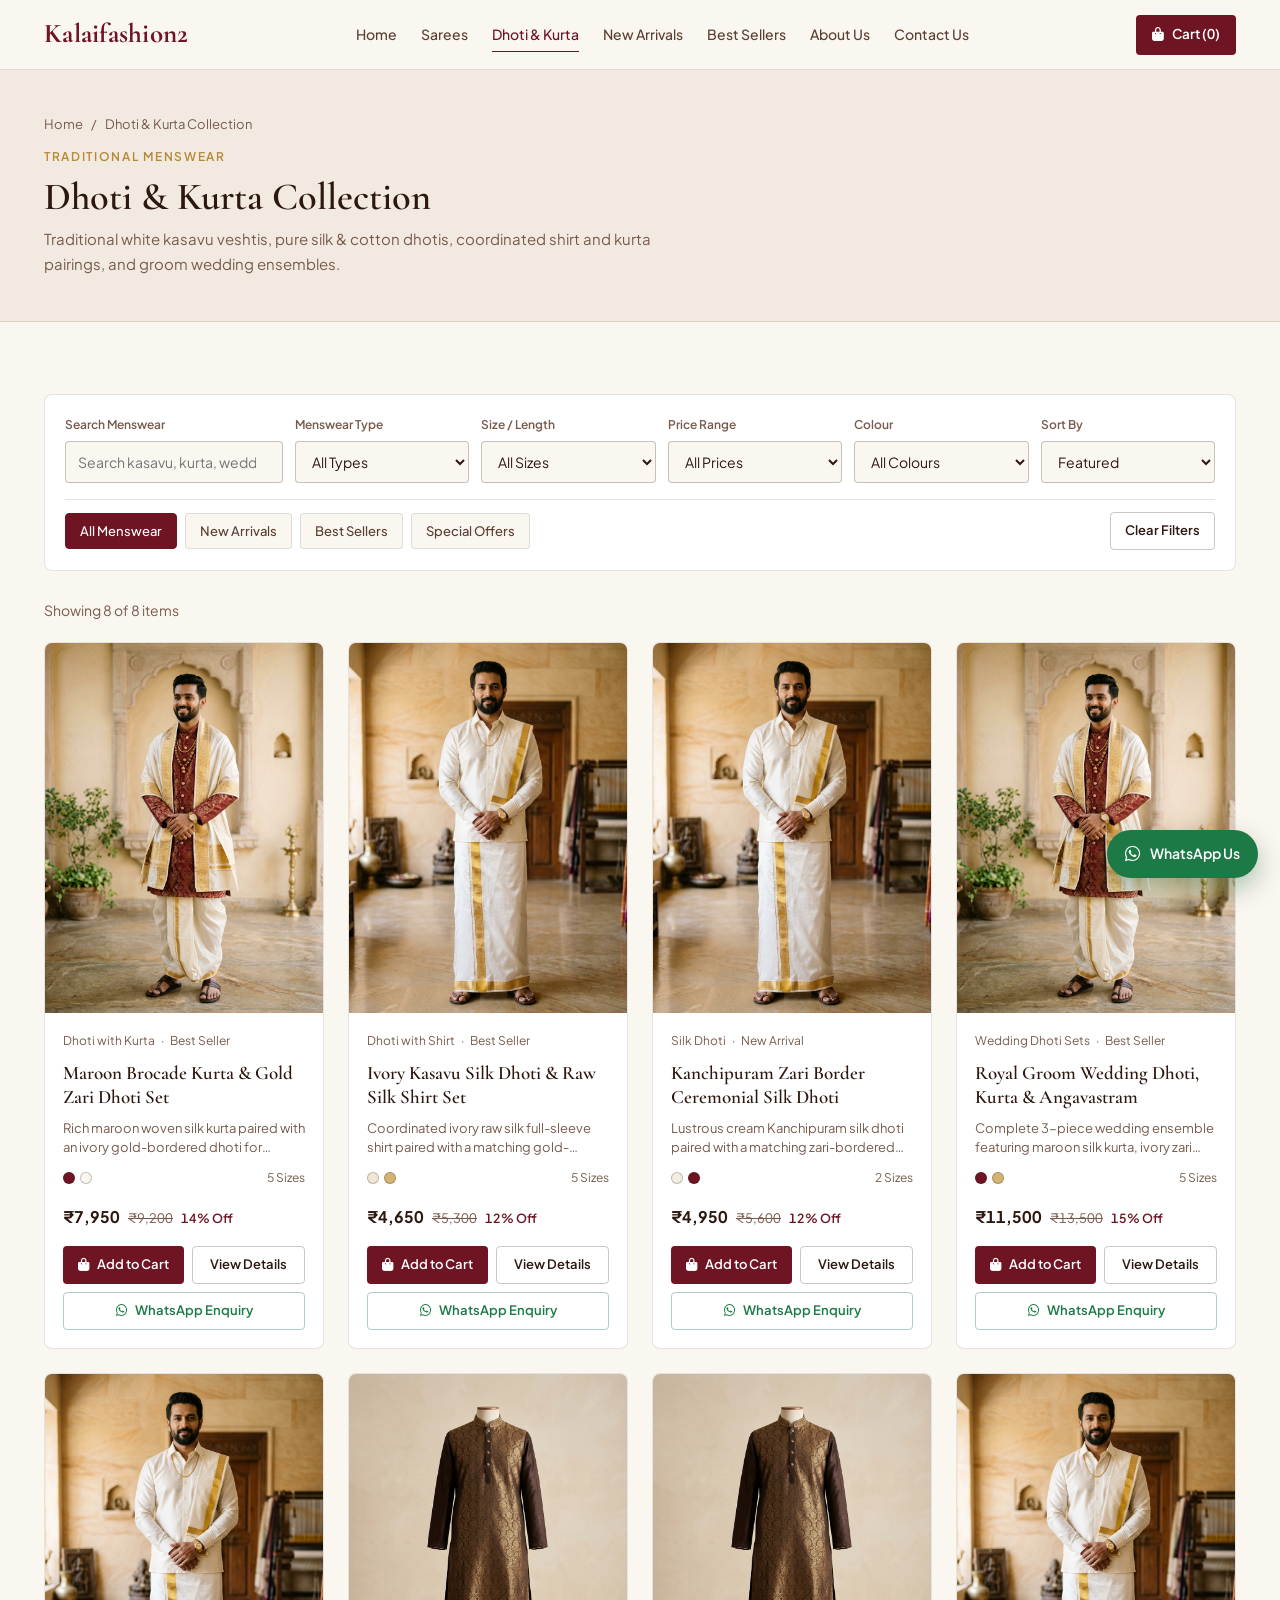
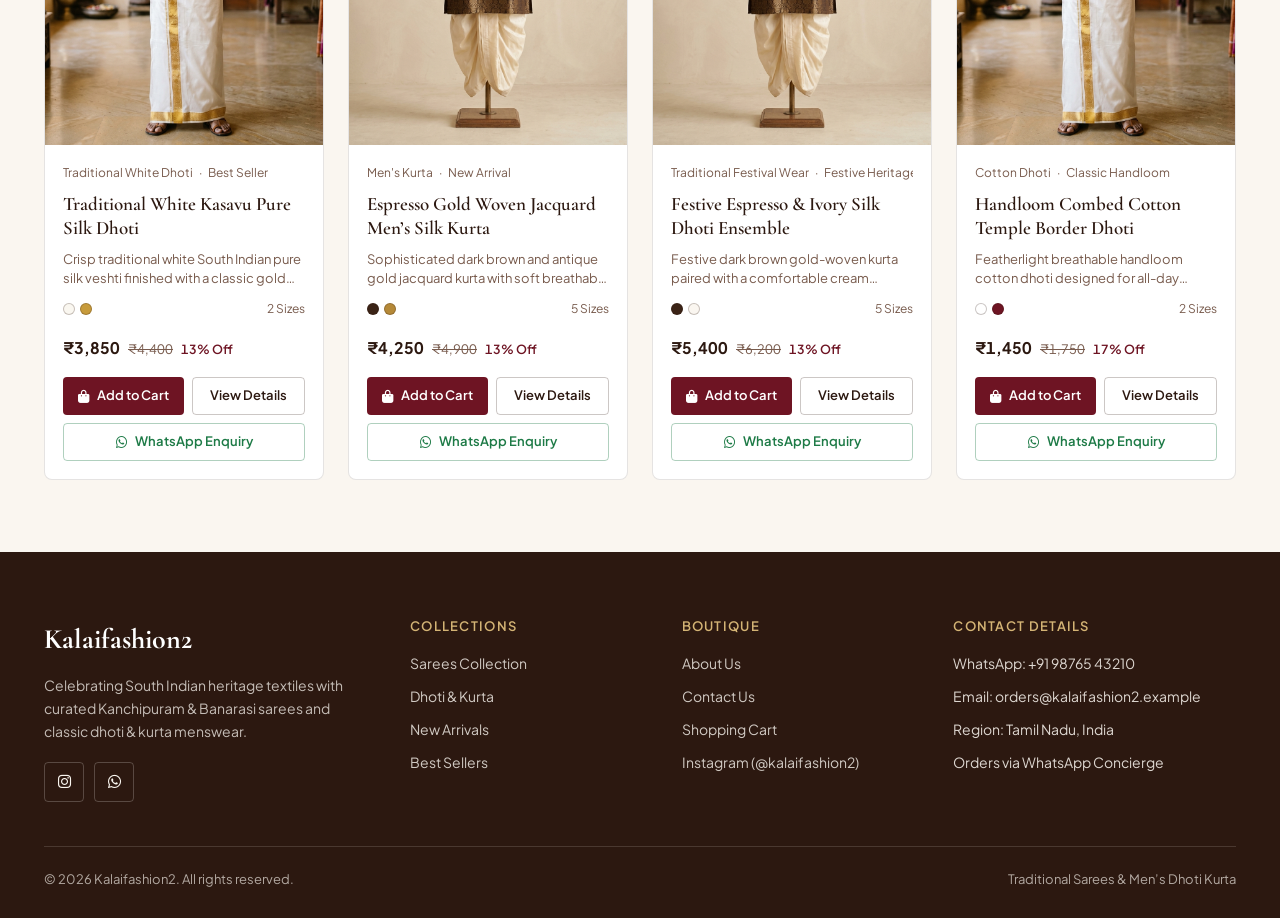
<file: dhoti-kurta.html>
<!doctype html>
<html lang="en">
  <head>
    <meta charset="UTF-8" />
    <meta name="viewport" content="width=device-width, initial-scale=1.0" />
    <title>Dhoti &amp; Kurta Collection — Kalaifashion2</title>
    <meta name="description" content="Shop Traditional White Dhotis, Silk & Cotton Dhotis, Dhoti with Shirt, Dhoti with Kurta, Men's Kurta, and Wedding Dhoti Sets at Kalaifashion2." />
    <meta property="og:title" content="Dhoti & Kurta Collection — Kalaifashion2" />
    <meta property="og:description" content="Timeless South Indian traditional menswear crafted for weddings, festivals, and ceremonies." />
    <meta property="og:type" content="website" />

    <link rel="preconnect" href="https://fonts.googleapis.com" />
    <link rel="preconnect" href="https://fonts.gstatic.com" crossorigin />
    <link href="https://fonts.googleapis.com/css2?family=Cormorant+Garamond:wght@500;600;700&family=Plus+Jakarta+Sans:wght@400;500;600;700&display=swap" rel="stylesheet" />
    <link rel="stylesheet" href="https://cdnjs.cloudflare.com/ajax/libs/font-awesome/6.5.2/css/all.min.css" crossorigin="anonymous" referrerpolicy="no-referrer" />
    <link rel="stylesheet" href="/css/style.css" />
    <link rel="stylesheet" href="/css/responsive.css" />
  </head>
  <body>
    <header class="site-header">
      <div class="container header-inner">
        <a href="index.html" class="brand-wordmark">Kalaifashion2</a>

        <nav class="primary-nav" aria-label="Main navigation">
          <a href="index.html" class="nav-link">Home</a>
          <a href="sarees.html" class="nav-link">Sarees</a>
          <a href="dhoti-kurta.html" class="nav-link">Dhoti &amp; Kurta</a>
          <a href="sarees.html?filter=new-arrivals" class="nav-link">New Arrivals</a>
          <a href="sarees.html?filter=best-sellers" class="nav-link">Best Sellers</a>
          <a href="about.html" class="nav-link">About Us</a>
          <a href="contact.html" class="nav-link">Contact Us</a>
        </nav>

        <div class="header-actions">
          <a href="cart.html" class="cart-nav-btn" aria-label="Shopping Cart">
            <i class="fa-solid fa-bag-shopping" aria-hidden="true"></i>
            <span>Cart (<span class="cart-count" data-cart-count>0</span>)</span>
          </a>
          <button type="button" id="mobile-menu-btn" class="mobile-menu-btn" aria-label="Open navigation menu" aria-expanded="false">
            <i class="fa-solid fa-bars" aria-hidden="true"></i>
          </button>
        </div>
      </div>
    </header>

    <div id="mobile-drawer-backdrop" class="mobile-drawer-backdrop"></div>
    <aside id="mobile-drawer" class="mobile-drawer" aria-label="Mobile navigation">
      <div class="mobile-drawer-head">
        <span class="brand-wordmark">Kalaifashion2</span>
        <button type="button" id="mobile-drawer-close" class="mobile-drawer-close" aria-label="Close navigation menu">
          <i class="fa-solid fa-xmark" aria-hidden="true"></i>
        </button>
      </div>
      <nav class="mobile-nav-list">
        <a href="index.html" class="mobile-nav-link">Home</a>
        <a href="sarees.html" class="mobile-nav-link">Sarees Collection</a>
        <a href="dhoti-kurta.html" class="mobile-nav-link">Dhoti &amp; Kurta</a>
        <a href="sarees.html?filter=new-arrivals" class="mobile-nav-link">New Arrivals</a>
        <a href="sarees.html?filter=best-sellers" class="mobile-nav-link">Best Sellers</a>
        <a href="about.html" class="mobile-nav-link">About Us</a>
        <a href="contact.html" class="mobile-nav-link">Contact Us</a>
        <a href="cart.html" class="mobile-nav-link">Shopping Cart (<span data-cart-count>0</span>)</a>
      </nav>
    </aside>

    <main id="catalog-page-root" data-category="dhoti-kurta">
      <section class="page-hero">
        <div class="container">
          <nav class="breadcrumb" aria-label="Breadcrumb">
            <a href="index.html">Home</a>
            <span aria-hidden="true">/</span>
            <span>Dhoti &amp; Kurta Collection</span>
          </nav>
          <span class="section-kicker">Traditional Menswear</span>
          <h1 class="section-title">Dhoti &amp; Kurta Collection</h1>
          <p class="section-subtitle">
            Traditional white kasavu veshtis, pure silk &amp; cotton dhotis, coordinated shirt and kurta pairings, and groom wedding ensembles.
          </p>
        </div>
      </section>

      <section class="section">
        <div class="container">
          <div class="filter-toolbar">
            <div class="filter-controls-row filter-controls-row--6">
              <div class="form-field">
                <label class="form-label" for="filter-search">Search Menswear</label>
                <input id="filter-search" type="search" class="input-control" placeholder="Search kasavu, kurta, wedding..." />
              </div>
              <div class="form-field">
                <label class="form-label" for="filter-type">Menswear Type</label>
                <select id="filter-type" class="select-control">
                  <option value="all">All Types</option>
                  <option value="Traditional White Dhoti">Traditional White Dhoti</option>
                  <option value="Silk Dhoti">Silk Dhoti</option>
                  <option value="Cotton Dhoti">Cotton Dhoti</option>
                  <option value="Dhoti with Shirt">Dhoti with Shirt</option>
                  <option value="Dhoti with Kurta">Dhoti with Kurta</option>
                  <option value="Men's Kurta">Men's Kurta</option>
                  <option value="Wedding Dhoti Sets">Wedding Dhoti Sets</option>
                  <option value="Traditional Festival Wear">Traditional Festival Wear</option>
                </select>
              </div>
              <div class="form-field">
                <label class="form-label" for="filter-size">Size / Length</label>
                <select id="filter-size" class="select-control">
                  <option value="all">All Sizes</option>
                  <option value="S (38)">S (38)</option>
                  <option value="M (40)">M (40)</option>
                  <option value="L (42)">L (42)</option>
                  <option value="XL (44)">XL (44)</option>
                  <option value="XXL (46)">XXL (46)</option>
                  <option value="Standard (4.0m Double)">Standard (4.0m Double)</option>
                </select>
              </div>
              <div class="form-field">
                <label class="form-label" for="filter-price">Price Range</label>
                <select id="filter-price" class="select-control">
                  <option value="all">All Prices</option>
                  <option value="under-3000">Under ₹3,000</option>
                  <option value="3000-10000">₹3,000 – ₹10,000</option>
                  <option value="10000-20000">₹10,001 – ₹20,000</option>
                </select>
              </div>
              <div class="form-field">
                <label class="form-label" for="filter-color">Colour</label>
                <select id="filter-color" class="select-control">
                  <option value="all">All Colours</option>
                  <option value="white">White / Ivory</option>
                  <option value="maroon">Maroon</option>
                  <option value="espresso">Espresso Brown</option>
                  <option value="gold">Gold Kasavu</option>
                </select>
              </div>
              <div class="form-field">
                <label class="form-label" for="filter-sort">Sort By</label>
                <select id="filter-sort" class="select-control">
                  <option value="featured">Featured</option>
                  <option value="newest">Newest Arrivals</option>
                  <option value="price-asc">Price: Low to High</option>
                  <option value="price-desc">Price: High to Low</option>
                </select>
              </div>
            </div>

            <div class="filter-tabs-row">
              <div class="filter-tab-group" id="category-quick-tabs">
                <button type="button" class="filter-tab active" data-preset="">All Menswear</button>
                <button type="button" class="filter-tab" data-preset="new-arrivals">New Arrivals</button>
                <button type="button" class="filter-tab" data-preset="best-sellers">Best Sellers</button>
                <button type="button" class="filter-tab" data-preset="offers">Special Offers</button>
              </div>
              <button type="button" id="filter-reset-btn" class="btn btn-secondary btn-sm">Clear Filters</button>
            </div>
          </div>

          <div class="results-bar">
            <span id="catalog-results-count">Showing menswear</span>
          </div>

          <div id="catalog-products-grid" class="products-grid"></div>
        </div>
      </section>
    </main>

    <footer class="site-footer">
      <div class="container">
        <div class="footer-grid">
          <div>
            <a href="index.html" class="footer-brand">Kalaifashion2</a>
            <p class="footer-copy">
              Celebrating South Indian heritage textiles with curated Kanchipuram &amp; Banarasi sarees and classic dhoti &amp; kurta menswear.
            </p>
            <div class="social-row">
              <a href="https://www.instagram.com/kalaifashion2/" target="_blank" rel="noopener noreferrer" class="social-icon-link" aria-label="Kalaifashion2 on Instagram">
                <i class="fa-brands fa-instagram" aria-hidden="true"></i>
              </a>
              <a href="https://wa.me/919876543210" target="_blank" rel="noopener noreferrer" class="social-icon-link" aria-label="Kalaifashion2 on WhatsApp">
                <i class="fa-brands fa-whatsapp" aria-hidden="true"></i>
              </a>
            </div>
          </div>

          <div>
            <h3 class="footer-heading">Collections</h3>
            <ul class="footer-links">
              <li><a href="sarees.html">Sarees Collection</a></li>
              <li><a href="dhoti-kurta.html">Dhoti &amp; Kurta</a></li>
              <li><a href="sarees.html?filter=new-arrivals">New Arrivals</a></li>
              <li><a href="sarees.html?filter=best-sellers">Best Sellers</a></li>
            </ul>
          </div>

          <div>
            <h3 class="footer-heading">Boutique</h3>
            <ul class="footer-links">
              <li><a href="about.html">About Us</a></li>
              <li><a href="contact.html">Contact Us</a></li>
              <li><a href="cart.html">Shopping Cart</a></li>
              <li><a href="https://www.instagram.com/kalaifashion2/" target="_blank" rel="noopener noreferrer">Instagram (@kalaifashion2)</a></li>
            </ul>
          </div>

          <div>
            <h3 class="footer-heading">Contact Details</h3>
            <ul class="footer-links">
              <li>WhatsApp: +91 98765 43210</li>
              <li>Email: orders@kalaifashion2.example</li>
              <li>Region: Tamil Nadu, India</li>
              <li>Orders via WhatsApp Concierge</li>
            </ul>
          </div>
        </div>

        <div class="footer-bottom">
          <span>&copy; 2026 Kalaifashion2. All rights reserved.</span>
          <span>Traditional Sarees &amp; Men’s Dhoti Kurta</span>
        </div>
      </div>
    </footer>

    <a id="floating-whatsapp-btn" href="https://wa.me/919876543210" target="_blank" rel="noopener noreferrer" class="floating-whatsapp" aria-label="Chat with Kalaifashion2 on WhatsApp">
      <i class="fa-brands fa-whatsapp fa-lg" aria-hidden="true"></i>
      <span>WhatsApp Us</span>
    </a>

    <script defer src="/js/products.js"></script>
    <script defer src="/js/cart.js"></script>
    <script defer src="/js/main.js"></script>
  </body>
</html>
</file>
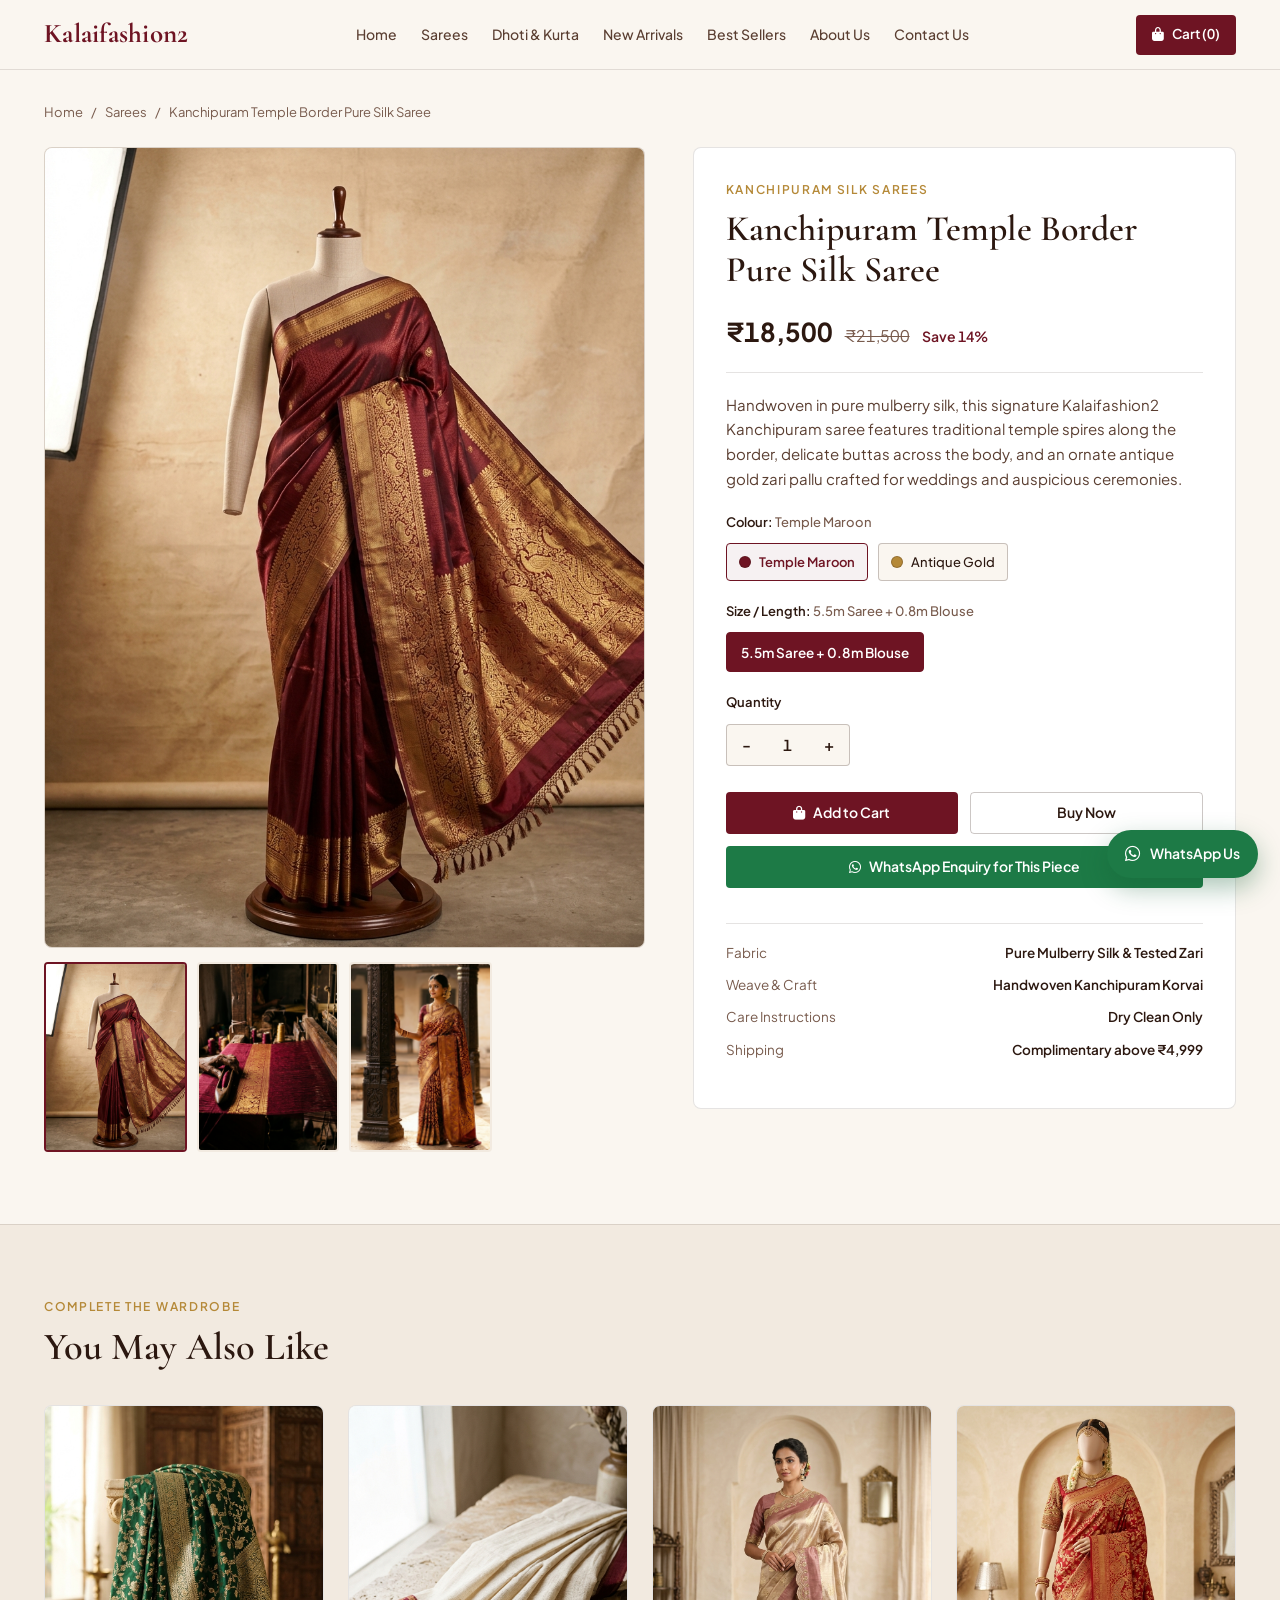
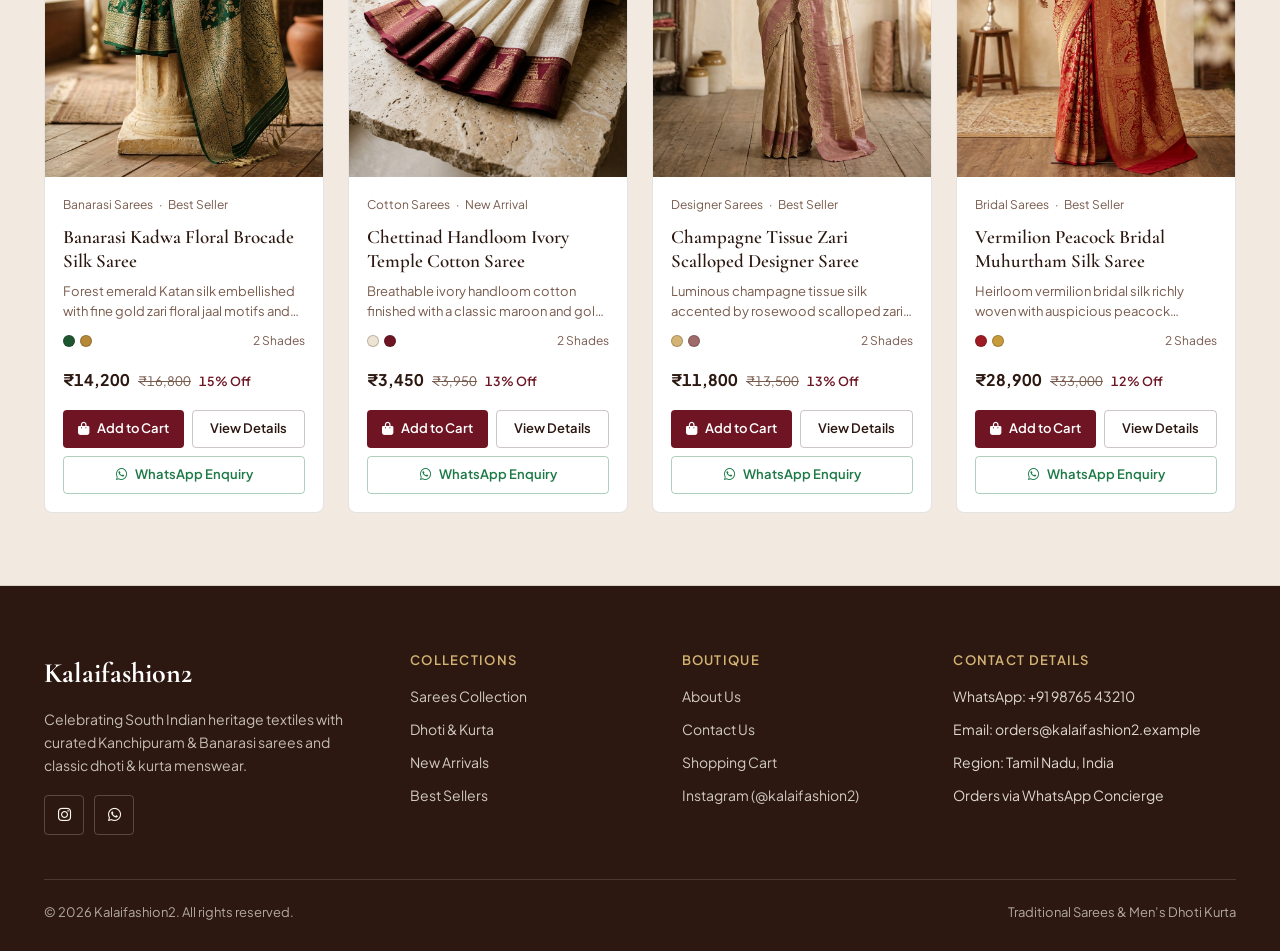
<file: product-details.html>
<!doctype html>
<html lang="en">
  <head>
    <meta charset="UTF-8" />
    <meta name="viewport" content="width=device-width, initial-scale=1.0" />
    <title>Product Details — Kalaifashion2</title>
    <meta name="description" content="View garment fabric details, colour & size options, and place a direct WhatsApp enquiry or cart order at Kalaifashion2." />
    <meta property="og:title" content="Product Details — Kalaifashion2" />
    <meta property="og:type" content="product" />

    <link rel="preconnect" href="https://fonts.googleapis.com" />
    <link rel="preconnect" href="https://fonts.gstatic.com" crossorigin />
    <link href="https://fonts.googleapis.com/css2?family=Cormorant+Garamond:wght@500;600;700&family=Plus+Jakarta+Sans:wght@400;500;600;700&display=swap" rel="stylesheet" />
    <link rel="stylesheet" href="https://cdnjs.cloudflare.com/ajax/libs/font-awesome/6.5.2/css/all.min.css" crossorigin="anonymous" referrerpolicy="no-referrer" />
    <link rel="stylesheet" href="/css/style.css" />
    <link rel="stylesheet" href="/css/responsive.css" />
  </head>
  <body>
    <header class="site-header">
      <div class="container header-inner">
        <a href="index.html" class="brand-wordmark">Kalaifashion2</a>

        <nav class="primary-nav" aria-label="Main navigation">
          <a href="index.html" class="nav-link">Home</a>
          <a href="sarees.html" class="nav-link">Sarees</a>
          <a href="dhoti-kurta.html" class="nav-link">Dhoti &amp; Kurta</a>
          <a href="sarees.html?filter=new-arrivals" class="nav-link">New Arrivals</a>
          <a href="sarees.html?filter=best-sellers" class="nav-link">Best Sellers</a>
          <a href="about.html" class="nav-link">About Us</a>
          <a href="contact.html" class="nav-link">Contact Us</a>
        </nav>

        <div class="header-actions">
          <a href="cart.html" class="cart-nav-btn" aria-label="Shopping Cart">
            <i class="fa-solid fa-bag-shopping" aria-hidden="true"></i>
            <span>Cart (<span class="cart-count" data-cart-count>0</span>)</span>
          </a>
          <button type="button" id="mobile-menu-btn" class="mobile-menu-btn" aria-label="Open navigation menu" aria-expanded="false">
            <i class="fa-solid fa-bars" aria-hidden="true"></i>
          </button>
        </div>
      </div>
    </header>

    <div id="mobile-drawer-backdrop" class="mobile-drawer-backdrop"></div>
    <aside id="mobile-drawer" class="mobile-drawer" aria-label="Mobile navigation">
      <div class="mobile-drawer-head">
        <span class="brand-wordmark">Kalaifashion2</span>
        <button type="button" id="mobile-drawer-close" class="mobile-drawer-close" aria-label="Close navigation menu">
          <i class="fa-solid fa-xmark" aria-hidden="true"></i>
        </button>
      </div>
      <nav class="mobile-nav-list">
        <a href="index.html" class="mobile-nav-link">Home</a>
        <a href="sarees.html" class="mobile-nav-link">Sarees Collection</a>
        <a href="dhoti-kurta.html" class="mobile-nav-link">Dhoti &amp; Kurta</a>
        <a href="sarees.html?filter=new-arrivals" class="mobile-nav-link">New Arrivals</a>
        <a href="sarees.html?filter=best-sellers" class="mobile-nav-link">Best Sellers</a>
        <a href="about.html" class="mobile-nav-link">About Us</a>
        <a href="contact.html" class="mobile-nav-link">Contact Us</a>
        <a href="cart.html" class="mobile-nav-link">Shopping Cart (<span data-cart-count>0</span>)</a>
      </nav>
    </aside>

    <main>
      <section class="section" style="padding-top: 32px;">
        <div class="container">
          <nav class="breadcrumb" aria-label="Breadcrumb" style="margin-bottom: 24px;">
            <a href="index.html">Home</a>
            <span aria-hidden="true">/</span>
            <a id="pdp-breadcrumb-cat" href="sarees.html">Collection</a>
            <span aria-hidden="true">/</span>
            <span id="pdp-breadcrumb-name">Product Details</span>
          </nav>

          <div id="pdp-root"></div>
        </div>
      </section>

      <section class="section section-sand">
        <div class="container">
          <div class="section-header">
            <div>
              <span class="section-kicker">Complete the Wardrobe</span>
              <h2 class="section-title">You May Also Like</h2>
            </div>
          </div>
          <div id="pdp-related-grid" class="products-grid"></div>
        </div>
      </section>
    </main>

    <footer class="site-footer">
      <div class="container">
        <div class="footer-grid">
          <div>
            <a href="index.html" class="footer-brand">Kalaifashion2</a>
            <p class="footer-copy">
              Celebrating South Indian heritage textiles with curated Kanchipuram &amp; Banarasi sarees and classic dhoti &amp; kurta menswear.
            </p>
            <div class="social-row">
              <a href="https://www.instagram.com/kalaifashion2/" target="_blank" rel="noopener noreferrer" class="social-icon-link" aria-label="Kalaifashion2 on Instagram">
                <i class="fa-brands fa-instagram" aria-hidden="true"></i>
              </a>
              <a href="https://wa.me/919876543210" target="_blank" rel="noopener noreferrer" class="social-icon-link" aria-label="Kalaifashion2 on WhatsApp">
                <i class="fa-brands fa-whatsapp" aria-hidden="true"></i>
              </a>
            </div>
          </div>

          <div>
            <h3 class="footer-heading">Collections</h3>
            <ul class="footer-links">
              <li><a href="sarees.html">Sarees Collection</a></li>
              <li><a href="dhoti-kurta.html">Dhoti &amp; Kurta</a></li>
              <li><a href="sarees.html?filter=new-arrivals">New Arrivals</a></li>
              <li><a href="sarees.html?filter=best-sellers">Best Sellers</a></li>
            </ul>
          </div>

          <div>
            <h3 class="footer-heading">Boutique</h3>
            <ul class="footer-links">
              <li><a href="about.html">About Us</a></li>
              <li><a href="contact.html">Contact Us</a></li>
              <li><a href="cart.html">Shopping Cart</a></li>
              <li><a href="https://www.instagram.com/kalaifashion2/" target="_blank" rel="noopener noreferrer">Instagram (@kalaifashion2)</a></li>
            </ul>
          </div>

          <div>
            <h3 class="footer-heading">Contact Details</h3>
            <ul class="footer-links">
              <li>WhatsApp: +91 98765 43210</li>
              <li>Email: orders@kalaifashion2.example</li>
              <li>Region: Tamil Nadu, India</li>
              <li>Orders via WhatsApp Concierge</li>
            </ul>
          </div>
        </div>

        <div class="footer-bottom">
          <span>&copy; 2026 Kalaifashion2. All rights reserved.</span>
          <span>Traditional Sarees &amp; Men’s Dhoti Kurta</span>
        </div>
      </div>
    </footer>

    <a id="floating-whatsapp-btn" href="https://wa.me/919876543210" target="_blank" rel="noopener noreferrer" class="floating-whatsapp" aria-label="Chat with Kalaifashion2 on WhatsApp">
      <i class="fa-brands fa-whatsapp fa-lg" aria-hidden="true"></i>
      <span>WhatsApp Us</span>
    </a>

    <script defer src="/js/products.js"></script>
    <script defer src="/js/cart.js"></script>
    <script defer src="/js/main.js"></script>
  </body>
</html>
</file>
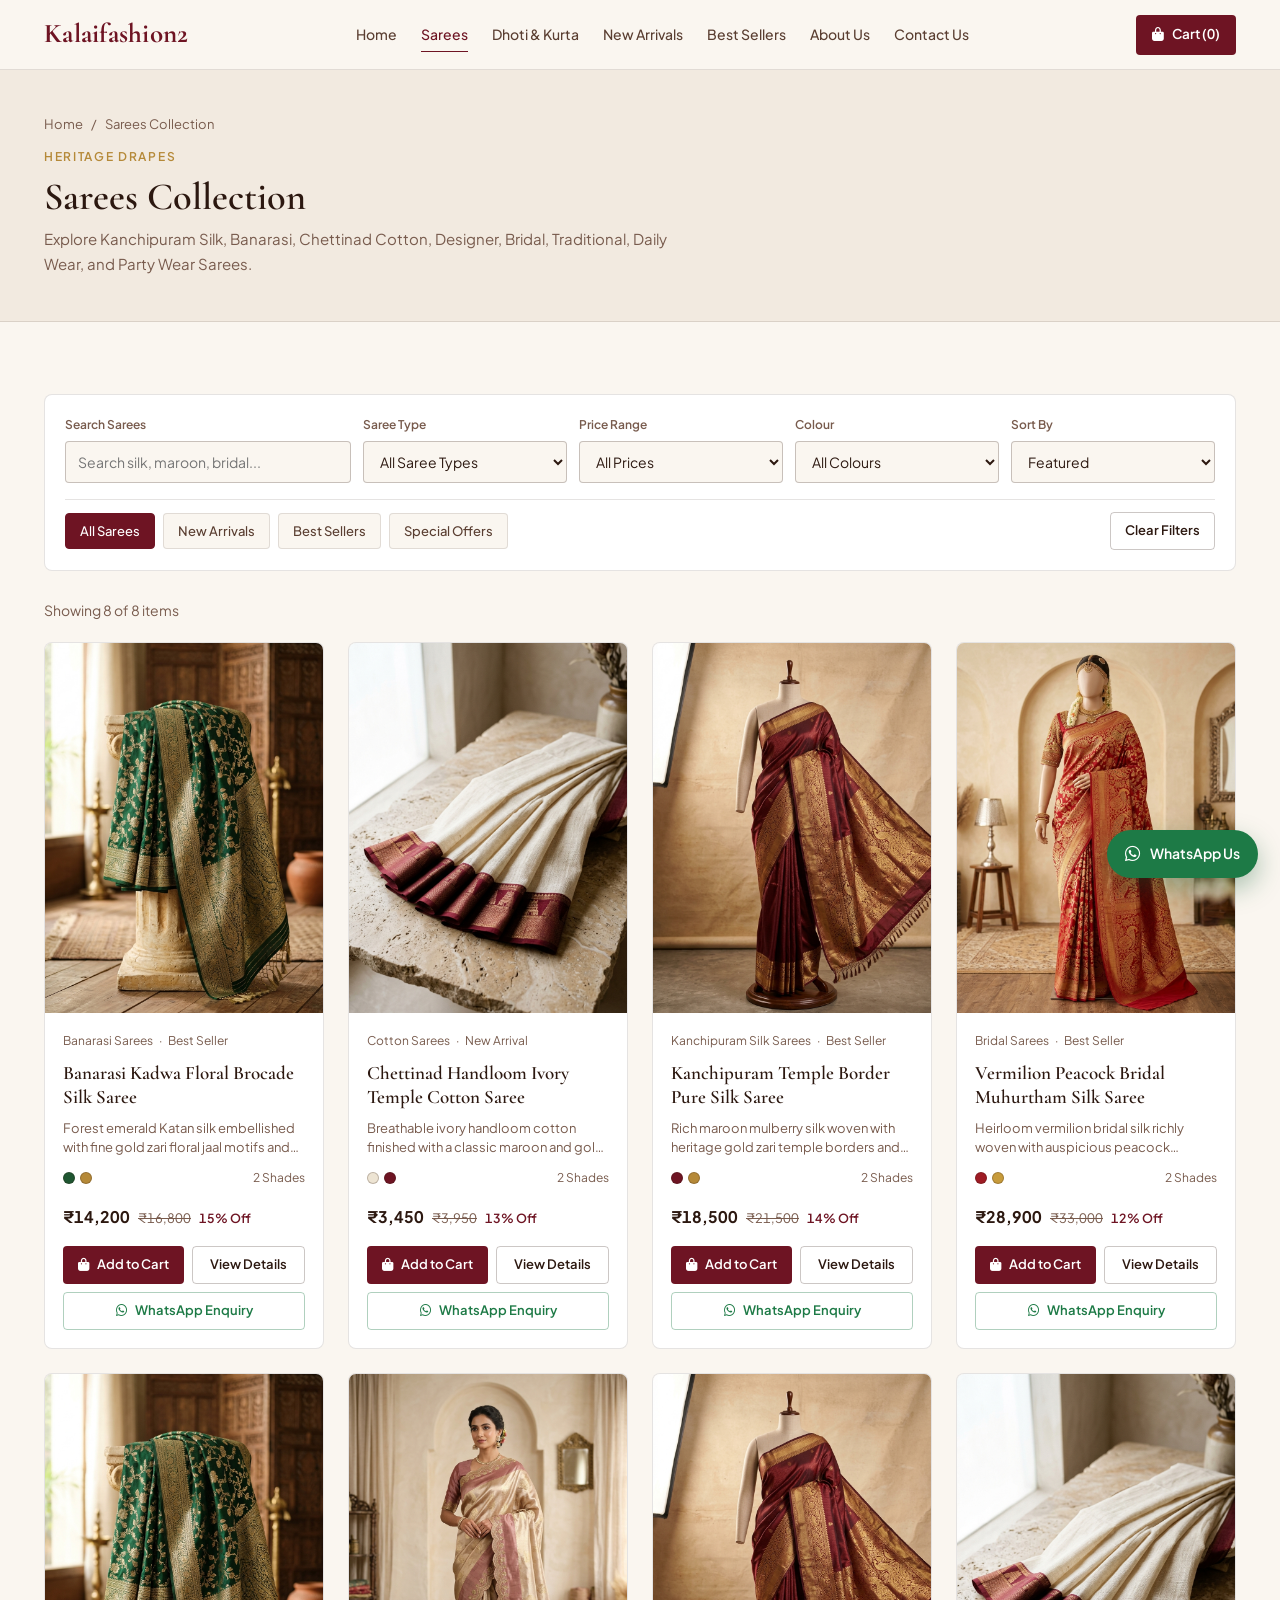
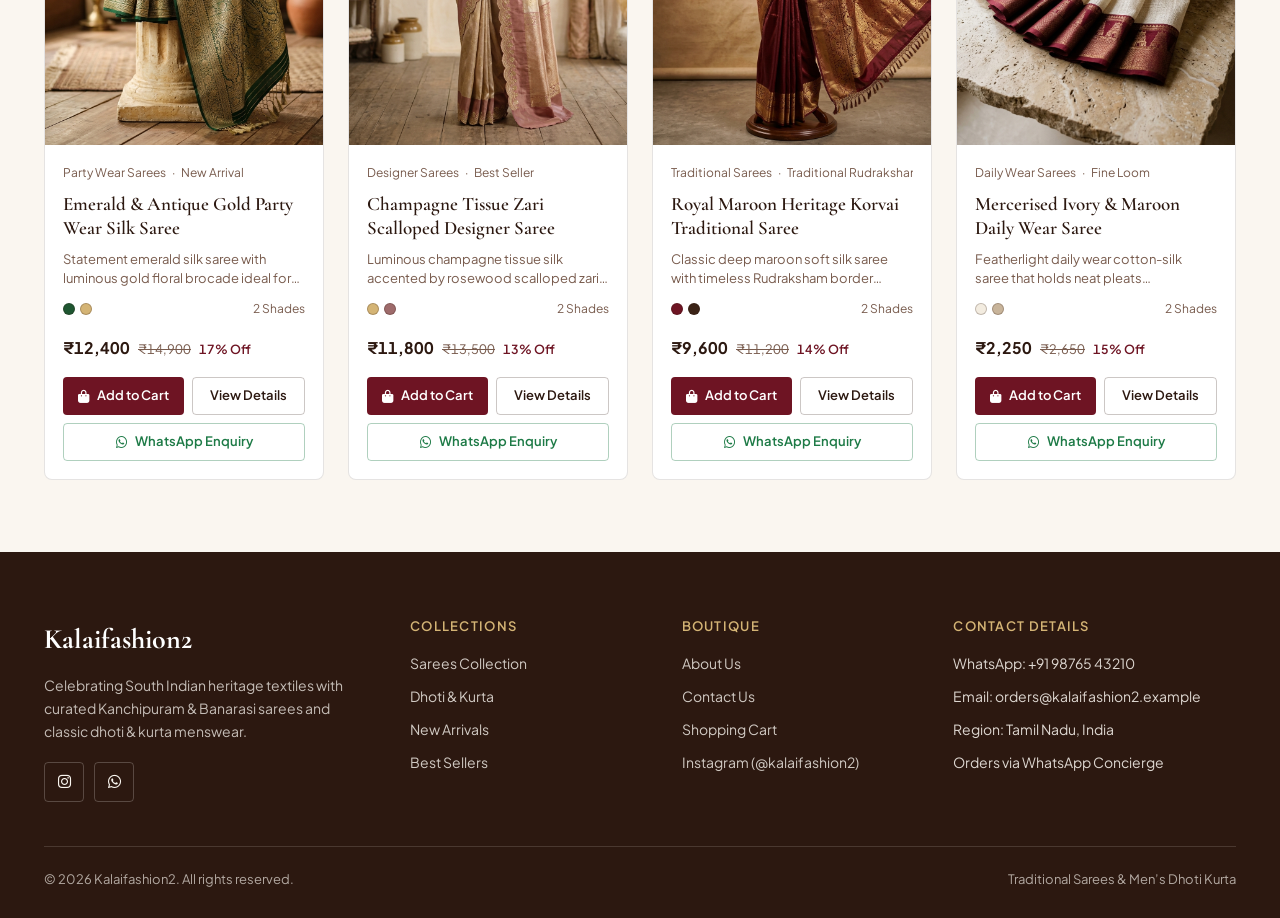
<file: sarees.html>
<!doctype html>
<html lang="en">
  <head>
    <meta charset="UTF-8" />
    <meta name="viewport" content="width=device-width, initial-scale=1.0" />
    <title>Sarees Collection — Kalaifashion2</title>
    <meta name="description" content="Shop Kanchipuram Silk, Banarasi, Chettinad Cotton, Designer, Bridal, Traditional, Daily Wear, and Party Wear Sarees at Kalaifashion2." />
    <meta property="og:title" content="Sarees Collection — Kalaifashion2" />
    <meta property="og:description" content="Explore traditional and designer Indian sarees with INR pricing and WhatsApp ordering." />
    <meta property="og:type" content="website" />

    <link rel="preconnect" href="https://fonts.googleapis.com" />
    <link rel="preconnect" href="https://fonts.gstatic.com" crossorigin />
    <link href="https://fonts.googleapis.com/css2?family=Cormorant+Garamond:wght@500;600;700&family=Plus+Jakarta+Sans:wght@400;500;600;700&display=swap" rel="stylesheet" />
    <link rel="stylesheet" href="https://cdnjs.cloudflare.com/ajax/libs/font-awesome/6.5.2/css/all.min.css" crossorigin="anonymous" referrerpolicy="no-referrer" />
    <link rel="stylesheet" href="/css/style.css" />
    <link rel="stylesheet" href="/css/responsive.css" />
  </head>
  <body>
    <header class="site-header">
      <div class="container header-inner">
        <a href="index.html" class="brand-wordmark">Kalaifashion2</a>

        <nav class="primary-nav" aria-label="Main navigation">
          <a href="index.html" class="nav-link">Home</a>
          <a href="sarees.html" class="nav-link">Sarees</a>
          <a href="dhoti-kurta.html" class="nav-link">Dhoti &amp; Kurta</a>
          <a href="sarees.html?filter=new-arrivals" class="nav-link">New Arrivals</a>
          <a href="sarees.html?filter=best-sellers" class="nav-link">Best Sellers</a>
          <a href="about.html" class="nav-link">About Us</a>
          <a href="contact.html" class="nav-link">Contact Us</a>
        </nav>

        <div class="header-actions">
          <a href="cart.html" class="cart-nav-btn" aria-label="Shopping Cart">
            <i class="fa-solid fa-bag-shopping" aria-hidden="true"></i>
            <span>Cart (<span class="cart-count" data-cart-count>0</span>)</span>
          </a>
          <button type="button" id="mobile-menu-btn" class="mobile-menu-btn" aria-label="Open navigation menu" aria-expanded="false">
            <i class="fa-solid fa-bars" aria-hidden="true"></i>
          </button>
        </div>
      </div>
    </header>

    <div id="mobile-drawer-backdrop" class="mobile-drawer-backdrop"></div>
    <aside id="mobile-drawer" class="mobile-drawer" aria-label="Mobile navigation">
      <div class="mobile-drawer-head">
        <span class="brand-wordmark">Kalaifashion2</span>
        <button type="button" id="mobile-drawer-close" class="mobile-drawer-close" aria-label="Close navigation menu">
          <i class="fa-solid fa-xmark" aria-hidden="true"></i>
        </button>
      </div>
      <nav class="mobile-nav-list">
        <a href="index.html" class="mobile-nav-link">Home</a>
        <a href="sarees.html" class="mobile-nav-link">Sarees Collection</a>
        <a href="dhoti-kurta.html" class="mobile-nav-link">Dhoti &amp; Kurta</a>
        <a href="sarees.html?filter=new-arrivals" class="mobile-nav-link">New Arrivals</a>
        <a href="sarees.html?filter=best-sellers" class="mobile-nav-link">Best Sellers</a>
        <a href="about.html" class="mobile-nav-link">About Us</a>
        <a href="contact.html" class="mobile-nav-link">Contact Us</a>
        <a href="cart.html" class="mobile-nav-link">Shopping Cart (<span data-cart-count>0</span>)</a>
      </nav>
    </aside>

    <main id="catalog-page-root" data-category="sarees">
      <section class="page-hero">
        <div class="container">
          <nav class="breadcrumb" aria-label="Breadcrumb">
            <a href="index.html">Home</a>
            <span aria-hidden="true">/</span>
            <span>Sarees Collection</span>
          </nav>
          <span class="section-kicker">Heritage Drapes</span>
          <h1 class="section-title">Sarees Collection</h1>
          <p class="section-subtitle">
            Explore Kanchipuram Silk, Banarasi, Chettinad Cotton, Designer, Bridal, Traditional, Daily Wear, and Party Wear Sarees.
          </p>
        </div>
      </section>

      <section class="section">
        <div class="container">
          <div class="filter-toolbar">
            <div class="filter-controls-row">
              <div class="form-field">
                <label class="form-label" for="filter-search">Search Sarees</label>
                <input id="filter-search" type="search" class="input-control" placeholder="Search silk, maroon, bridal..." />
              </div>
              <div class="form-field">
                <label class="form-label" for="filter-type">Saree Type</label>
                <select id="filter-type" class="select-control">
                  <option value="all">All Saree Types</option>
                  <option value="Kanchipuram Silk Sarees">Kanchipuram Silk Sarees</option>
                  <option value="Banarasi Sarees">Banarasi Sarees</option>
                  <option value="Cotton Sarees">Cotton Sarees</option>
                  <option value="Designer Sarees">Designer Sarees</option>
                  <option value="Bridal Sarees">Bridal Sarees</option>
                  <option value="Traditional Sarees">Traditional Sarees</option>
                  <option value="Daily Wear Sarees">Daily Wear Sarees</option>
                  <option value="Party Wear Sarees">Party Wear Sarees</option>
                </select>
              </div>
              <div class="form-field">
                <label class="form-label" for="filter-price">Price Range</label>
                <select id="filter-price" class="select-control">
                  <option value="all">All Prices</option>
                  <option value="under-3000">Under ₹3,000</option>
                  <option value="3000-10000">₹3,000 – ₹10,000</option>
                  <option value="10000-20000">₹10,001 – ₹20,000</option>
                  <option value="above-20000">Above ₹20,000</option>
                </select>
              </div>
              <div class="form-field">
                <label class="form-label" for="filter-color">Colour</label>
                <select id="filter-color" class="select-control">
                  <option value="all">All Colours</option>
                  <option value="maroon">Maroon</option>
                  <option value="crimson">Crimson</option>
                  <option value="emerald">Emerald Green</option>
                  <option value="ivory">Ivory / Cream</option>
                  <option value="champagne">Champagne Gold</option>
                  <option value="gold">Antique Gold</option>
                </select>
              </div>
              <div class="form-field">
                <label class="form-label" for="filter-sort">Sort By</label>
                <select id="filter-sort" class="select-control">
                  <option value="featured">Featured</option>
                  <option value="newest">Newest Arrivals</option>
                  <option value="price-asc">Price: Low to High</option>
                  <option value="price-desc">Price: High to Low</option>
                </select>
              </div>
            </div>

            <div class="filter-tabs-row">
              <div class="filter-tab-group" id="category-quick-tabs">
                <button type="button" class="filter-tab active" data-preset="">All Sarees</button>
                <button type="button" class="filter-tab" data-preset="new-arrivals">New Arrivals</button>
                <button type="button" class="filter-tab" data-preset="best-sellers">Best Sellers</button>
                <button type="button" class="filter-tab" data-preset="offers">Special Offers</button>
              </div>
              <button type="button" id="filter-reset-btn" class="btn btn-secondary btn-sm">Clear Filters</button>
            </div>
          </div>

          <div class="results-bar">
            <span id="catalog-results-count">Showing sarees</span>
          </div>

          <div id="catalog-products-grid" class="products-grid"></div>
        </div>
      </section>
    </main>

    <footer class="site-footer">
      <div class="container">
        <div class="footer-grid">
          <div>
            <a href="index.html" class="footer-brand">Kalaifashion2</a>
            <p class="footer-copy">
              Celebrating South Indian heritage textiles with curated Kanchipuram &amp; Banarasi sarees and classic dhoti &amp; kurta menswear.
            </p>
            <div class="social-row">
              <a href="https://www.instagram.com/kalaifashion2/" target="_blank" rel="noopener noreferrer" class="social-icon-link" aria-label="Kalaifashion2 on Instagram">
                <i class="fa-brands fa-instagram" aria-hidden="true"></i>
              </a>
              <a href="https://wa.me/919876543210" target="_blank" rel="noopener noreferrer" class="social-icon-link" aria-label="Kalaifashion2 on WhatsApp">
                <i class="fa-brands fa-whatsapp" aria-hidden="true"></i>
              </a>
            </div>
          </div>

          <div>
            <h3 class="footer-heading">Collections</h3>
            <ul class="footer-links">
              <li><a href="sarees.html">Sarees Collection</a></li>
              <li><a href="dhoti-kurta.html">Dhoti &amp; Kurta</a></li>
              <li><a href="sarees.html?filter=new-arrivals">New Arrivals</a></li>
              <li><a href="sarees.html?filter=best-sellers">Best Sellers</a></li>
            </ul>
          </div>

          <div>
            <h3 class="footer-heading">Boutique</h3>
            <ul class="footer-links">
              <li><a href="about.html">About Us</a></li>
              <li><a href="contact.html">Contact Us</a></li>
              <li><a href="cart.html">Shopping Cart</a></li>
              <li><a href="https://www.instagram.com/kalaifashion2/" target="_blank" rel="noopener noreferrer">Instagram (@kalaifashion2)</a></li>
            </ul>
          </div>

          <div>
            <h3 class="footer-heading">Contact Details</h3>
            <ul class="footer-links">
              <li>WhatsApp: +91 98765 43210</li>
              <li>Email: orders@kalaifashion2.example</li>
              <li>Region: Tamil Nadu, India</li>
              <li>Orders via WhatsApp Concierge</li>
            </ul>
          </div>
        </div>

        <div class="footer-bottom">
          <span>&copy; 2026 Kalaifashion2. All rights reserved.</span>
          <span>Traditional Sarees &amp; Men’s Dhoti Kurta</span>
        </div>
      </div>
    </footer>

    <a id="floating-whatsapp-btn" href="https://wa.me/919876543210" target="_blank" rel="noopener noreferrer" class="floating-whatsapp" aria-label="Chat with Kalaifashion2 on WhatsApp">
      <i class="fa-brands fa-whatsapp fa-lg" aria-hidden="true"></i>
      <span>WhatsApp Us</span>
    </a>

    <script defer src="/js/products.js"></script>
    <script defer src="/js/cart.js"></script>
    <script defer src="/js/main.js"></script>
  </body>
</html>
</file>
<file: css/style.css>
/* ==========================================================================
   Kalaifashion2 — Master Stylesheet
   Palette: Silk Cream (#FAF6F0), Deep Maroon (#6E1423), Zari Gold (#B58938),
            Espresso Brown (#2C1810)
   Typography: Cormorant Garamond (Display) + Plus Jakarta Sans (Body)
   ========================================================================== */

:root {
  /* 60% Neutral Canvas */
  --bg-cream: #FAF6F0;
  --bg-ivory: #FFFFFF;

  /* 30% Structural Surfaces */
  --bg-sand: #F2EAE0;
  --bg-sand-deep: #E8DDD0;
  --ink-primary: #2C1810;
  --ink-secondary: #5A3E31;
  --ink-muted: #785B4D;
  --border-hairline: rgba(44, 24, 16, 0.12);
  --border-strong: rgba(44, 24, 16, 0.24);

  /* 10% Accent Budget */
  --maroon: #6E1423;
  --maroon-hover: #510C18;
  --maroon-tint: rgba(110, 20, 35, 0.06);
  --gold: #B58938;
  --gold-light: #D4B475;
  --gold-hairline: rgba(181, 137, 56, 0.35);
  --whatsapp: #1D7A46;
  --whatsapp-hover: #155E35;

  /* Typography & Radii */
  --font-display: 'Cormorant Garamond', Georgia, 'Times New Roman', serif;
  --font-sans: 'Plus Jakarta Sans', -apple-system, BlinkMacSystemFont, 'Segoe UI', sans-serif;
  --radius-sm: 4px;
  --radius-md: 8px;
  --radius-lg: 12px;

  /* Motion & Layout */
  --ease-settle: cubic-bezier(0.16, 1, 0.3, 1);
  --shadow-card-hover: 0 14px 32px rgba(44, 24, 16, 0.08);
  --shadow-modal: 0 24px 60px rgba(44, 24, 16, 0.22);
  --container-max: 1240px;
  --header-height: 70px;
}

/* Base Reset */
*,
*::before,
*::after {
  box-sizing: border-box;
}

html {
  scroll-behavior: smooth;
  -webkit-font-smoothing: antialiased;
  -moz-osx-font-smoothing: grayscale;
}

body {
  margin: 0;
  padding: 0;
  background-color: var(--bg-cream);
  color: var(--ink-primary);
  font-family: var(--font-sans);
  font-size: 15px;
  line-height: 1.65;
  overflow-x: hidden;
}

img {
  display: block;
  max-width: 100%;
  height: auto;
}

a {
  color: inherit;
  text-decoration: none;
}

button,
input,
select,
textarea {
  font-family: inherit;
  font-size: inherit;
}

button {
  cursor: pointer;
}

:focus-visible {
  outline: 2px solid var(--gold);
  outline-offset: 2px;
}

.tabular-nums {
  font-variant-numeric: tabular-nums;
}

.sr-only {
  position: absolute;
  width: 1px;
  height: 1px;
  padding: 0;
  margin: -1px;
  overflow: hidden;
  clip: rect(0, 0, 0, 0);
  white-space: nowrap;
  border: 0;
}

.container {
  width: 100%;
  max-width: var(--container-max);
  margin: 0 auto;
  padding: 0 24px;
}

.section {
  padding: 72px 0;
}

.section-sand {
  background-color: var(--bg-sand);
  border-top: 1px solid var(--border-hairline);
  border-bottom: 1px solid var(--border-hairline);
}

.section-header {
  display: flex;
  align-items: flex-end;
  justify-content: space-between;
  gap: 24px;
  margin-bottom: 36px;
}

.section-kicker {
  display: block;
  font-size: 12px;
  font-weight: 600;
  letter-spacing: 0.14em;
  text-transform: uppercase;
  color: var(--gold);
  margin-bottom: 8px;
}

.section-title {
  margin: 0;
  font-family: var(--font-display);
  font-size: clamp(1.9rem, 3vw, 2.75rem);
  font-weight: 600;
  line-height: 1.15;
  color: var(--ink-primary);
  text-wrap: balance;
}

.section-subtitle {
  margin: 8px 0 0;
  color: var(--ink-muted);
  max-width: 58ch;
  font-size: 15px;
}

.text-link {
  display: inline-flex;
  align-items: center;
  gap: 8px;
  font-size: 14px;
  font-weight: 600;
  color: var(--maroon);
  border-bottom: 1px solid rgba(110, 20, 35, 0.3);
  padding-bottom: 3px;
  white-space: nowrap;
  flex-shrink: 0;
  transition: color 160ms var(--ease-settle), border-color 160ms var(--ease-settle);
}

.text-link:hover {
  color: var(--maroon-hover);
  border-bottom-color: var(--maroon-hover);
}

/* ==========================================================================
   Buttons
   ========================================================================== */
.btn {
  display: inline-flex;
  align-items: center;
  justify-content: center;
  gap: 8px;
  min-height: 42px;
  padding: 10px 22px;
  border-radius: var(--radius-sm);
  font-size: 14px;
  font-weight: 600;
  line-height: 1.2;
  white-space: nowrap;
  flex-shrink: 0;
  border: 1px solid transparent;
  transition: transform 150ms var(--ease-settle),
    background-color 160ms var(--ease-settle),
    border-color 160ms var(--ease-settle),
    color 160ms var(--ease-settle);
}

.btn:active {
  transform: scale(0.985);
}

.btn-primary {
  background-color: var(--maroon);
  color: #FFFFFF;
}

.btn-primary:hover {
  background-color: var(--maroon-hover);
}

.btn-secondary {
  background-color: transparent;
  color: var(--ink-primary);
  border-color: var(--border-strong);
}

.btn-secondary:hover {
  background-color: var(--bg-sand);
  border-color: var(--ink-primary);
}

.btn-light {
  background-color: var(--bg-ivory);
  color: var(--ink-primary);
}

.btn-light:hover {
  background-color: var(--bg-sand);
}

.btn-outline-light {
  background-color: rgba(250, 246, 240, 0.12);
  color: #FFFFFF;
  border-color: rgba(255, 255, 255, 0.55);
  backdrop-filter: blur(6px);
}

.btn-outline-light:hover {
  background-color: rgba(255, 255, 255, 0.22);
  border-color: #FFFFFF;
}

.btn-whatsapp {
  background-color: var(--whatsapp);
  color: #FFFFFF;
}

.btn-whatsapp:hover {
  background-color: var(--whatsapp-hover);
}

.btn-whatsapp-subtle {
  background-color: transparent;
  color: var(--whatsapp);
  border-color: rgba(29, 122, 70, 0.35);
}

.btn-whatsapp-subtle:hover {
  background-color: rgba(29, 122, 70, 0.08);
  border-color: var(--whatsapp);
}

.btn-sm {
  min-height: 38px;
  padding: 8px 14px;
  font-size: 13px;
}

/* ==========================================================================
   Sticky Top Navigation Bar (3-Zone Top Bar Contract)
   ========================================================================== */
.site-header {
  position: sticky;
  top: 0;
  z-index: 900;
  height: var(--header-height);
  background-color: rgba(250, 246, 240, 0.96);
  backdrop-filter: blur(10px);
  border-bottom: 1px solid var(--border-hairline);
}

.header-inner {
  display: flex;
  align-items: center;
  justify-content: space-between;
  gap: 32px;
  height: 100%;
}

.brand-wordmark {
  font-family: var(--font-display);
  font-size: 27px;
  font-weight: 700;
  letter-spacing: 0.01em;
  color: var(--maroon);
  white-space: nowrap;
  flex-shrink: 0;
}

.primary-nav {
  display: flex;
  align-items: center;
  gap: 24px;
}

.nav-link {
  position: relative;
  font-size: 14px;
  font-weight: 500;
  color: var(--ink-secondary);
  padding: 6px 0;
  white-space: nowrap;
  flex-shrink: 0;
  transition: color 160ms var(--ease-settle);
}

.nav-link::after {
  content: "";
  position: absolute;
  left: 0;
  right: 0;
  bottom: 0;
  height: 1.5px;
  background-color: var(--maroon);
  transform: scaleX(0);
  transform-origin: left;
  transition: transform 180ms var(--ease-settle);
}

.nav-link:hover,
.nav-link.active {
  color: var(--maroon);
}

.nav-link:hover::after,
.nav-link.active::after {
  transform: scaleX(1);
}

.header-actions {
  display: flex;
  align-items: center;
  gap: 12px;
  flex-shrink: 0;
}

.cart-nav-btn {
  display: inline-flex;
  align-items: center;
  gap: 8px;
  min-height: 40px;
  padding: 8px 16px;
  border-radius: var(--radius-sm);
  background-color: var(--maroon);
  color: #FFFFFF;
  font-size: 13.5px;
  font-weight: 600;
  white-space: nowrap;
  flex-shrink: 0;
  transition: background-color 160ms var(--ease-settle);
}

.cart-nav-btn:hover {
  background-color: var(--maroon-hover);
}

.cart-count {
  font-variant-numeric: tabular-nums;
}

.mobile-menu-btn {
  display: none;
  align-items: center;
  justify-content: center;
  width: 42px;
  height: 42px;
  border: 1px solid var(--border-hairline);
  border-radius: var(--radius-sm);
  background-color: var(--bg-ivory);
  color: var(--ink-primary);
}

/* Mobile Navigation Drawer */
.mobile-drawer-backdrop {
  position: fixed;
  inset: 0;
  background-color: rgba(44, 24, 16, 0.45);
  z-index: 990;
  opacity: 0;
  pointer-events: none;
  transition: opacity 200ms var(--ease-settle);
}

.mobile-drawer-backdrop.open {
  opacity: 1;
  pointer-events: auto;
}

.mobile-drawer {
  position: fixed;
  top: 0;
  right: 0;
  bottom: 0;
  width: min(320px, 86vw);
  background-color: var(--bg-cream);
  z-index: 1000;
  padding: 24px;
  display: flex;
  flex-direction: column;
  gap: 20px;
  border-left: 1px solid var(--border-hairline);
  transform: translateX(100%);
  transition: transform 240ms var(--ease-settle);
}

.mobile-drawer.open {
  transform: translateX(0);
}

.mobile-drawer-head {
  display: flex;
  align-items: center;
  justify-content: space-between;
  padding-bottom: 16px;
  border-bottom: 1px solid var(--border-hairline);
}

.mobile-drawer-close {
  width: 40px;
  height: 40px;
  border: 1px solid var(--border-hairline);
  border-radius: var(--radius-sm);
  background: var(--bg-ivory);
  color: var(--ink-primary);
}

.mobile-nav-list {
  display: flex;
  flex-direction: column;
  gap: 6px;
}

.mobile-nav-link {
  display: flex;
  align-items: center;
  justify-content: space-between;
  padding: 12px 10px;
  border-radius: var(--radius-sm);
  font-size: 15px;
  font-weight: 500;
  color: var(--ink-primary);
}

.mobile-nav-link.active,
.mobile-nav-link:hover {
  background-color: var(--bg-sand);
  color: var(--maroon);
}

/* ==========================================================================
   Hero Banner (Home Page)
   ========================================================================== */
.hero-section {
  position: relative;
  min-height: 600px;
  display: flex;
  align-items: center;
  background-color: var(--ink-primary);
  overflow: hidden;
}

.hero-media {
  position: absolute;
  inset: 0;
  width: 100%;
  height: 100%;
}

.hero-media img {
  width: 100%;
  height: 100%;
  object-fit: cover;
  object-position: center 22%;
}

.hero-scrim {
  position: absolute;
  inset: 0;
  background: linear-gradient(
    90deg,
    rgba(28, 14, 10, 0.86) 0%,
    rgba(28, 14, 10, 0.62) 48%,
    rgba(28, 14, 10, 0.18) 100%
  );
}

.hero-content {
  position: relative;
  z-index: 2;
  max-width: 600px;
  padding: 84px 0;
  color: #FAF6F0;
}

.hero-kicker {
  display: inline-block;
  font-size: 12px;
  font-weight: 600;
  letter-spacing: 0.16em;
  text-transform: uppercase;
  color: var(--gold-light);
  margin-bottom: 14px;
}

.hero-title {
  margin: 0 0 16px;
  font-family: var(--font-display);
  font-size: clamp(2.5rem, 4.5vw, 4rem);
  font-weight: 600;
  line-height: 1.08;
  color: #FFFFFF;
  text-wrap: balance;
}

.hero-subtitle {
  margin: 0 0 30px;
  font-size: 16.5px;
  line-height: 1.6;
  color: rgba(250, 246, 240, 0.9);
  max-width: 48ch;
}

.hero-cta-row {
  display: flex;
  flex-wrap: wrap;
  gap: 14px;
}

/* ==========================================================================
   Featured Collections Split Showcase
   ========================================================================== */
.collections-grid {
  display: grid;
  grid-template-columns: repeat(2, minmax(0, 1fr));
  gap: 28px;
}

.collection-card {
  position: relative;
  display: grid;
  grid-template-columns: 1fr 1.05fr;
  align-items: stretch;
  background-color: var(--bg-ivory);
  border: 1px solid var(--border-hairline);
  border-radius: var(--radius-md);
  overflow: hidden;
  transition: transform 180ms var(--ease-settle), box-shadow 180ms var(--ease-settle);
}

.collection-card:hover {
  transform: translateY(-2px);
  box-shadow: var(--shadow-card-hover);
}

.collection-card-body {
  padding: 36px 32px;
  display: flex;
  flex-direction: column;
  justify-content: space-between;
  gap: 24px;
}

.collection-card-kicker {
  font-size: 12px;
  font-weight: 600;
  letter-spacing: 0.12em;
  text-transform: uppercase;
  color: var(--gold);
  margin-bottom: 10px;
}

.collection-card-title {
  margin: 0 0 10px;
  font-family: var(--font-display);
  font-size: 2rem;
  font-weight: 600;
  line-height: 1.15;
  color: var(--ink-primary);
}

.collection-card-copy {
  margin: 0;
  color: var(--ink-muted);
  font-size: 14.5px;
}

.collection-card-media {
  position: relative;
  min-height: 320px;
  background-color: var(--bg-sand);
}

.collection-card-media img {
  width: 100%;
  height: 100%;
  object-fit: cover;
}

/* ==========================================================================
   Product Grid & Cards (Uniform Aspect Ratio + Baseline Alignment)
   ========================================================================== */
.products-grid {
  display: grid;
  grid-template-columns: repeat(4, minmax(0, 1fr));
  gap: 24px;
}

.product-card {
  display: flex;
  flex-direction: column;
  background-color: var(--bg-ivory);
  border: 1px solid var(--border-hairline);
  border-radius: var(--radius-md);
  overflow: hidden;
  transition: transform 180ms var(--ease-settle), box-shadow 180ms var(--ease-settle);
}

.product-card:hover {
  transform: translateY(-2px);
  box-shadow: var(--shadow-card-hover);
}

.product-media-wrap {
  position: relative;
  aspect-ratio: 3 / 4;
  background-color: var(--bg-sand);
  overflow: hidden;
}

.product-media-wrap img {
  width: 100%;
  height: 100%;
  object-fit: cover;
  transition: transform 420ms var(--ease-settle);
}

.product-card:hover .product-media-wrap img {
  transform: scale(1.03);
}

.image-fallback {
  width: 100%;
  height: 100%;
  display: flex;
  flex-direction: column;
  align-items: center;
  justify-content: center;
  gap: 10px;
  padding: 20px;
  text-align: center;
  background: linear-gradient(145deg, var(--bg-sand) 0%, var(--bg-cream) 100%);
  color: var(--ink-muted);
  font-family: var(--font-display);
  font-size: 18px;
}

.quick-view-trigger {
  position: absolute;
  left: 12px;
  right: 12px;
  bottom: 12px;
  min-height: 38px;
  border: 1px solid rgba(255, 255, 255, 0.7);
  border-radius: var(--radius-sm);
  background-color: rgba(250, 246, 240, 0.94);
  color: var(--ink-primary);
  font-size: 13px;
  font-weight: 600;
  opacity: 0;
  transform: translateY(6px);
  transition: opacity 180ms var(--ease-settle), transform 180ms var(--ease-settle), background-color 150ms;
}

.product-card:hover .quick-view-trigger,
.quick-view-trigger:focus-visible {
  opacity: 1;
  transform: translateY(0);
}

.quick-view-trigger:hover {
  background-color: #FFFFFF;
}

.product-body {
  padding: 18px;
  display: flex;
  flex-direction: column;
  flex: 1;
  gap: 10px;
}

.product-meta-line {
  display: flex;
  align-items: center;
  gap: 6px;
  font-size: 12px;
  color: var(--ink-muted);
  white-space: nowrap;
  overflow: hidden;
  text-overflow: ellipsis;
}

.product-title {
  margin: 0;
  font-family: var(--font-display);
  font-size: 19px;
  font-weight: 600;
  line-height: 1.25;
  color: var(--ink-primary);
}

.product-title a:hover {
  color: var(--maroon);
}

.product-details-short {
  margin: 0;
  font-size: 13px;
  line-height: 1.5;
  color: var(--ink-muted);
  display: -webkit-box;
  -webkit-line-clamp: 2;
  -webkit-box-orient: vertical;
  overflow: hidden;
}

.product-variants-row {
  display: flex;
  align-items: center;
  justify-content: space-between;
  gap: 8px;
  font-size: 12px;
  color: var(--ink-muted);
}

.color-dots {
  display: inline-flex;
  align-items: center;
  gap: 5px;
}

.color-dot {
  width: 12px;
  height: 12px;
  border-radius: 50%;
  border: 1px solid rgba(44, 24, 16, 0.25);
  display: inline-block;
}

.product-price-row {
  margin-top: auto;
  padding-top: 6px;
  display: flex;
  align-items: baseline;
  flex-wrap: wrap;
  gap: 8px;
  font-variant-numeric: tabular-nums;
}

.price-current {
  font-size: 16px;
  font-weight: 700;
  color: var(--ink-primary);
}

.price-original {
  font-size: 13px;
  color: var(--ink-muted);
  text-decoration: line-through;
}

.price-discount {
  font-size: 12.5px;
  font-weight: 600;
  color: var(--maroon);
}

.product-card-actions {
  display: grid;
  grid-template-columns: 1fr 1fr;
  gap: 8px;
  padding-top: 6px;
}

.product-card-actions .btn-full {
  grid-column: 1 / -1;
}

/* ==========================================================================
   Special Offers Banner (Restrained Editorial Style)
   ========================================================================== */
.offer-banner {
  display: grid;
  grid-template-columns: 1.2fr 0.8fr;
  align-items: stretch;
  background-color: var(--maroon);
  color: #FAF6F0;
  border-radius: var(--radius-md);
  overflow: hidden;
}

.offer-banner-content {
  padding: 48px;
  display: flex;
  flex-direction: column;
  justify-content: center;
  gap: 16px;
}

.offer-banner-content .section-kicker {
  color: var(--gold-light);
  margin-bottom: 0;
}

.offer-banner-title {
  margin: 0;
  font-family: var(--font-display);
  font-size: clamp(1.85rem, 3vw, 2.5rem);
  font-weight: 600;
  line-height: 1.15;
  color: #FFFFFF;
  text-wrap: balance;
}

.offer-banner-copy {
  margin: 0;
  color: rgba(250, 246, 240, 0.88);
  max-width: 50ch;
}

.offer-banner-actions {
  display: flex;
  flex-wrap: wrap;
  gap: 12px;
  margin-top: 8px;
}

.offer-banner-media {
  position: relative;
  min-height: 300px;
}

.offer-banner-media img {
  width: 100%;
  height: 100%;
  object-fit: cover;
}

/* ==========================================================================
   Craft & Testimonials Section
   ========================================================================== */
.craft-split {
  display: grid;
  grid-template-columns: 1fr 1fr;
  gap: 48px;
  align-items: center;
  margin-bottom: 56px;
}

.craft-media {
  border-radius: var(--radius-md);
  overflow: hidden;
  border: 1px solid var(--border-hairline);
  aspect-ratio: 4 / 3;
}

.craft-media img {
  width: 100%;
  height: 100%;
  object-fit: cover;
}

.craft-points {
  margin: 24px 0 0;
  padding: 0;
  list-style: none;
  display: grid;
  gap: 16px;
}

.craft-point {
  padding-top: 16px;
  border-top: 1px solid var(--border-hairline);
}

.craft-point strong {
  display: block;
  font-size: 15px;
  color: var(--ink-primary);
  margin-bottom: 4px;
}

.craft-point span {
  font-size: 14px;
  color: var(--ink-muted);
}

.testimonials-grid {
  display: grid;
  grid-template-columns: repeat(3, minmax(0, 1fr));
  gap: 24px;
}

.testimonial-card {
  background-color: var(--bg-ivory);
  border: 1px solid var(--border-hairline);
  border-radius: var(--radius-md);
  padding: 28px;
  display: flex;
  flex-direction: column;
  justify-content: space-between;
  gap: 20px;
}

.testimonial-quote {
  margin: 0;
  font-size: 15px;
  line-height: 1.65;
  color: var(--ink-primary);
}

.testimonial-author {
  padding-top: 14px;
  border-top: 1px solid var(--border-hairline);
}

.testimonial-name {
  display: block;
  font-weight: 600;
  font-size: 14px;
  color: var(--ink-primary);
}

.testimonial-meta {
  display: block;
  font-size: 12.5px;
  color: var(--ink-muted);
}

/* ==========================================================================
   Instagram Gallery
   ========================================================================== */
.instagram-grid {
  display: grid;
  grid-template-columns: repeat(6, minmax(0, 1fr));
  gap: 16px;
}

.instagram-tile {
  position: relative;
  display: block;
  aspect-ratio: 3 / 4;
  border-radius: var(--radius-sm);
  overflow: hidden;
  border: 1px solid var(--border-hairline);
  background-color: var(--bg-sand);
}

.instagram-tile img {
  width: 100%;
  height: 100%;
  object-fit: cover;
  transition: transform 320ms var(--ease-settle);
}

.instagram-tile-overlay {
  position: absolute;
  inset: 0;
  background-color: rgba(44, 24, 16, 0.48);
  color: #FFFFFF;
  display: flex;
  flex-direction: column;
  align-items: center;
  justify-content: center;
  gap: 6px;
  font-size: 13px;
  font-weight: 600;
  opacity: 0;
  transition: opacity 200ms var(--ease-settle);
}

.instagram-tile:hover img {
  transform: scale(1.05);
}

.instagram-tile:hover .instagram-tile-overlay {
  opacity: 1;
}

/* ==========================================================================
   Category Page Header & Filter Toolbar
   ========================================================================== */
.page-hero {
  background-color: var(--bg-sand);
  border-bottom: 1px solid var(--border-hairline);
  padding: 44px 0;
}

.breadcrumb {
  display: flex;
  align-items: center;
  gap: 8px;
  font-size: 13px;
  color: var(--ink-muted);
  margin-bottom: 12px;
}

.breadcrumb a:hover {
  color: var(--maroon);
}

.filter-toolbar {
  background-color: var(--bg-ivory);
  border: 1px solid var(--border-hairline);
  border-radius: var(--radius-md);
  padding: 20px;
  margin-bottom: 28px;
  display: grid;
  gap: 16px;
}

.filter-controls-row {
  display: grid;
  grid-template-columns: 1.4fr repeat(4, minmax(0, 1fr));
  gap: 12px;
}

.filter-controls-row--6 {
  grid-template-columns: 1.25fr repeat(5, minmax(0, 1fr));
}

.form-field {
  display: flex;
  flex-direction: column;
  gap: 6px;
}

.form-label {
  font-size: 12px;
  font-weight: 600;
  color: var(--ink-muted);
}

.input-control,
.select-control,
.textarea-control {
  width: 100%;
  min-height: 42px;
  padding: 9px 12px;
  border: 1px solid var(--border-strong);
  border-radius: var(--radius-sm);
  background-color: var(--bg-cream);
  color: var(--ink-primary);
  font-size: 14px;
  transition: border-color 150ms, background-color 150ms;
}

.textarea-control {
  min-height: 110px;
  resize: vertical;
}

.input-control:focus,
.select-control:focus,
.textarea-control:focus {
  outline: none;
  border-color: var(--maroon);
  background-color: var(--bg-ivory);
}

.filter-tabs-row {
  display: flex;
  align-items: center;
  justify-content: space-between;
  flex-wrap: wrap;
  gap: 12px;
  padding-top: 12px;
  border-top: 1px solid var(--border-hairline);
}

.filter-tab-group {
  display: flex;
  flex-wrap: wrap;
  gap: 8px;
}

.filter-tab {
  min-height: 36px;
  padding: 6px 14px;
  border: 1px solid var(--border-hairline);
  border-radius: var(--radius-sm);
  background-color: var(--bg-cream);
  color: var(--ink-secondary);
  font-size: 13px;
  font-weight: 500;
  white-space: nowrap;
  transition: background-color 150ms, color 150ms, border-color 150ms;
}

.filter-tab:hover {
  border-color: var(--ink-primary);
  color: var(--ink-primary);
}

.filter-tab.active {
  background-color: var(--maroon);
  border-color: var(--maroon);
  color: #FFFFFF;
}

.results-bar {
  display: flex;
  align-items: center;
  justify-content: space-between;
  gap: 16px;
  margin-bottom: 20px;
  font-size: 14px;
  color: var(--ink-muted);
}

.empty-state {
  text-align: center;
  padding: 56px 24px;
  background-color: var(--bg-ivory);
  border: 1px solid var(--border-hairline);
  border-radius: var(--radius-md);
}

.empty-state h3 {
  margin: 0 0 8px;
  font-family: var(--font-display);
  font-size: 26px;
}

.empty-state p {
  margin: 0 0 20px;
  color: var(--ink-muted);
}

/* ==========================================================================
   Product Details Page (Sticky Gallery Left + Purchase Module Right)
   ========================================================================== */
.pdp-layout {
  display: grid;
  grid-template-columns: 1.05fr 0.95fr;
  gap: 48px;
  align-items: start;
}

.pdp-gallery {
  position: sticky;
  top: calc(var(--header-height) + 24px);
  display: grid;
  gap: 14px;
}

.pdp-main-image {
  aspect-ratio: 3 / 4;
  border-radius: var(--radius-md);
  overflow: hidden;
  border: 1px solid var(--border-hairline);
  background-color: var(--bg-sand);
}

.pdp-main-image img {
  width: 100%;
  height: 100%;
  object-fit: cover;
}

.pdp-thumbs {
  display: grid;
  grid-template-columns: repeat(4, minmax(0, 1fr));
  gap: 10px;
}

.pdp-thumb-btn {
  padding: 0;
  border: 2px solid transparent;
  border-radius: var(--radius-sm);
  overflow: hidden;
  aspect-ratio: 3 / 4;
  background-color: var(--bg-sand);
}

.pdp-thumb-btn.active {
  border-color: var(--maroon);
}

.pdp-thumb-btn img {
  width: 100%;
  height: 100%;
  object-fit: cover;
}

.pdp-info {
  background-color: var(--bg-ivory);
  border: 1px solid var(--border-hairline);
  border-radius: var(--radius-md);
  padding: 32px;
  display: grid;
  gap: 20px;
}

.pdp-title {
  margin: 0;
  font-family: var(--font-display);
  font-size: clamp(1.9rem, 2.8vw, 2.5rem);
  font-weight: 600;
  line-height: 1.15;
}

.pdp-price-block {
  display: flex;
  align-items: baseline;
  gap: 12px;
  padding-bottom: 18px;
  border-bottom: 1px solid var(--border-hairline);
  font-variant-numeric: tabular-nums;
}

.pdp-price {
  font-size: 26px;
  font-weight: 700;
  color: var(--ink-primary);
}

.pdp-variant-group {
  display: grid;
  gap: 10px;
}

.pdp-variant-label {
  font-size: 13px;
  font-weight: 600;
  color: var(--ink-primary);
}

.pdp-variant-label span {
  font-weight: 500;
  color: var(--ink-muted);
}

.swatch-list,
.size-list {
  display: flex;
  flex-wrap: wrap;
  gap: 10px;
}

.swatch-btn {
  display: inline-flex;
  align-items: center;
  gap: 8px;
  min-height: 38px;
  padding: 6px 12px;
  border: 1px solid var(--border-strong);
  border-radius: var(--radius-sm);
  background-color: var(--bg-cream);
  color: var(--ink-primary);
  font-size: 13px;
  font-weight: 500;
}

.swatch-btn.active {
  border-color: var(--maroon);
  background-color: var(--maroon-tint);
  color: var(--maroon);
  font-weight: 600;
}

.size-btn {
  min-width: 48px;
  min-height: 40px;
  padding: 6px 14px;
  border: 1px solid var(--border-strong);
  border-radius: var(--radius-sm);
  background-color: var(--bg-cream);
  color: var(--ink-primary);
  font-size: 13.5px;
  font-weight: 600;
}

.size-btn.active {
  background-color: var(--maroon);
  border-color: var(--maroon);
  color: #FFFFFF;
}

.qty-stepper {
  display: inline-flex;
  align-items: center;
  border: 1px solid var(--border-strong);
  border-radius: var(--radius-sm);
  background-color: var(--bg-cream);
  width: fit-content;
}

.qty-btn {
  width: 40px;
  height: 40px;
  border: 0;
  background: transparent;
  color: var(--ink-primary);
  font-size: 16px;
  font-weight: 600;
}

.qty-btn:hover {
  background-color: var(--bg-sand);
}

.qty-value {
  min-width: 42px;
  text-align: center;
  font-weight: 600;
  font-variant-numeric: tabular-nums;
}

.pdp-actions {
  display: grid;
  grid-template-columns: 1fr 1fr;
  gap: 12px;
  padding-top: 6px;
}

.pdp-actions .btn-full {
  grid-column: 1 / -1;
}

.pdp-specs {
  border-top: 1px solid var(--border-hairline);
  padding-top: 18px;
  display: grid;
  gap: 10px;
}

.spec-row {
  display: flex;
  justify-content: space-between;
  gap: 16px;
  font-size: 13.5px;
}

.spec-row dt {
  color: var(--ink-muted);
}

.spec-row dd {
  margin: 0;
  font-weight: 600;
  color: var(--ink-primary);
  text-align: right;
}

/* ==========================================================================
   Shopping Cart Page
   ========================================================================== */
.cart-layout {
  display: grid;
  grid-template-columns: 1.35fr 0.85fr;
  gap: 32px;
  align-items: start;
}

.cart-items-panel {
  background-color: var(--bg-ivory);
  border: 1px solid var(--border-hairline);
  border-radius: var(--radius-md);
  overflow: hidden;
}

.cart-item-row {
  display: grid;
  grid-template-columns: 96px 1fr auto;
  gap: 20px;
  padding: 20px;
  border-bottom: 1px solid var(--border-hairline);
  align-items: center;
}

.cart-item-row:last-child {
  border-bottom: 0;
}

.cart-item-thumb {
  width: 96px;
  aspect-ratio: 3 / 4;
  border-radius: var(--radius-sm);
  overflow: hidden;
  border: 1px solid var(--border-hairline);
  background-color: var(--bg-sand);
}

.cart-item-thumb img {
  width: 100%;
  height: 100%;
  object-fit: cover;
}

.cart-item-title {
  margin: 0 0 4px;
  font-family: var(--font-display);
  font-size: 20px;
  font-weight: 600;
}

.cart-item-variant {
  font-size: 13px;
  color: var(--ink-muted);
  margin-bottom: 10px;
}

.cart-item-controls {
  display: flex;
  align-items: center;
  gap: 14px;
  flex-wrap: wrap;
}

.remove-item-btn {
  border: 0;
  background: transparent;
  padding: 4px 0;
  color: var(--maroon);
  font-size: 13px;
  font-weight: 600;
}

.remove-item-btn:hover {
  text-decoration: underline;
}

.cart-item-total {
  text-align: right;
  font-variant-numeric: tabular-nums;
}

.cart-summary-panel {
  background-color: var(--bg-ivory);
  border: 1px solid var(--border-hairline);
  border-radius: var(--radius-md);
  padding: 28px;
  display: grid;
  gap: 18px;
  position: sticky;
  top: calc(var(--header-height) + 24px);
}

.summary-title {
  margin: 0;
  font-family: var(--font-display);
  font-size: 24px;
  font-weight: 600;
  padding-bottom: 12px;
  border-bottom: 1px solid var(--border-hairline);
}

.summary-lines {
  display: grid;
  gap: 10px;
  font-variant-numeric: tabular-nums;
}

.summary-line {
  display: flex;
  justify-content: space-between;
  font-size: 14.5px;
  color: var(--ink-secondary);
}

.summary-line.total {
  padding-top: 12px;
  border-top: 1px solid var(--border-hairline);
  font-size: 18px;
  font-weight: 700;
  color: var(--ink-primary);
}

.checkout-fields {
  display: grid;
  gap: 12px;
  padding-top: 12px;
  border-top: 1px solid var(--border-hairline);
}

/* ==========================================================================
   About & Contact Pages
   ========================================================================== */
.about-story-grid {
  display: grid;
  grid-template-columns: 1fr 1fr;
  gap: 48px;
  align-items: center;
}

.pillars-grid {
  display: grid;
  grid-template-columns: repeat(3, minmax(0, 1fr));
  gap: 24px;
}

.pillar-card {
  background-color: var(--bg-ivory);
  border: 1px solid var(--border-hairline);
  border-radius: var(--radius-md);
  padding: 28px;
}

.pillar-index {
  display: block;
  font-family: var(--font-display);
  font-size: 26px;
  font-weight: 600;
  color: var(--gold);
  margin-bottom: 10px;
}

.pillar-card h3 {
  margin: 0 0 10px;
  font-family: var(--font-display);
  font-size: 22px;
}

.pillar-card p {
  margin: 0;
  color: var(--ink-muted);
  font-size: 14.5px;
}

.contact-grid {
  display: grid;
  grid-template-columns: 0.9fr 1.1fr;
  gap: 36px;
  align-items: start;
}

.contact-info-card,
.contact-form-card {
  background-color: var(--bg-ivory);
  border: 1px solid var(--border-hairline);
  border-radius: var(--radius-md);
  padding: 32px;
}

.contact-detail-list {
  display: grid;
  gap: 18px;
  margin-top: 22px;
}

.contact-detail-item {
  padding-top: 16px;
  border-top: 1px solid var(--border-hairline);
}

.contact-detail-item strong {
  display: block;
  font-size: 13px;
  color: var(--ink-muted);
  margin-bottom: 4px;
}

.contact-form {
  display: grid;
  gap: 16px;
}

.form-row-2 {
  display: grid;
  grid-template-columns: 1fr 1fr;
  gap: 14px;
}

.form-status {
  padding: 12px 14px;
  border-radius: var(--radius-sm);
  background-color: rgba(29, 122, 70, 0.08);
  border: 1px solid rgba(29, 122, 70, 0.3);
  color: var(--whatsapp);
  font-size: 14px;
  display: none;
}

.form-status.visible {
  display: block;
}

/* ==========================================================================
   Footer
   ========================================================================== */
.site-footer {
  background-color: var(--ink-primary);
  color: rgba(250, 246, 240, 0.86);
  padding: 64px 0 28px;
}

.footer-grid {
  display: grid;
  grid-template-columns: 1.4fr 1fr 1fr 1.2fr;
  gap: 36px;
  padding-bottom: 44px;
  border-bottom: 1px solid rgba(250, 246, 240, 0.14);
}

.footer-brand {
  font-family: var(--font-display);
  font-size: 28px;
  font-weight: 700;
  color: #FFFFFF;
  display: inline-block;
  margin-bottom: 12px;
}

.footer-copy {
  margin: 0 0 18px;
  font-size: 14px;
  color: rgba(250, 246, 240, 0.74);
  max-width: 34ch;
}

.footer-heading {
  margin: 0 0 14px;
  font-size: 13px;
  font-weight: 600;
  letter-spacing: 0.1em;
  text-transform: uppercase;
  color: var(--gold-light);
}

.footer-links {
  list-style: none;
  margin: 0;
  padding: 0;
  display: grid;
  gap: 10px;
  font-size: 14px;
}

.footer-links a {
  color: rgba(250, 246, 240, 0.8);
  transition: color 150ms;
}

.footer-links a:hover {
  color: #FFFFFF;
}

.social-row {
  display: flex;
  gap: 10px;
}

.social-icon-link {
  display: inline-flex;
  align-items: center;
  justify-content: center;
  width: 40px;
  height: 40px;
  border-radius: var(--radius-sm);
  border: 1px solid rgba(250, 246, 240, 0.22);
  color: #FAF6F0;
  transition: background-color 150ms, border-color 150ms;
}

.social-icon-link:hover {
  background-color: var(--maroon);
  border-color: var(--maroon);
}

.footer-bottom {
  padding-top: 22px;
  display: flex;
  align-items: center;
  justify-content: space-between;
  flex-wrap: wrap;
  gap: 12px;
  font-size: 13px;
  color: rgba(250, 246, 240, 0.65);
}

/* ==========================================================================
   Floating WhatsApp Action + Modals + Toast
   ========================================================================== */
.floating-whatsapp {
  position: fixed;
  right: 22px;
  bottom: 22px;
  z-index: 880;
  display: inline-flex;
  align-items: center;
  gap: 10px;
  height: 48px;
  padding: 0 18px;
  border-radius: 999px;
  background-color: var(--whatsapp);
  color: #FFFFFF;
  font-size: 14px;
  font-weight: 600;
  box-shadow: 0 10px 26px rgba(21, 94, 53, 0.35);
  transition: transform 160ms var(--ease-settle), background-color 160ms;
}

.floating-whatsapp:hover {
  transform: translateY(-2px);
  background-color: var(--whatsapp-hover);
}

.modal-backdrop {
  position: fixed;
  inset: 0;
  z-index: 1100;
  background-color: rgba(44, 24, 16, 0.6);
  display: none;
  align-items: center;
  justify-content: center;
  padding: 20px;
}

.modal-backdrop.open {
  display: flex;
}

.modal-dialog {
  width: 100%;
  max-width: 860px;
  max-height: 90vh;
  overflow-y: auto;
  background-color: var(--bg-ivory);
  border-radius: var(--radius-md);
  box-shadow: var(--shadow-modal);
  position: relative;
}

.modal-dialog-narrow {
  max-width: 560px;
  padding: 28px;
}

.modal-close-btn {
  position: absolute;
  top: 14px;
  right: 14px;
  z-index: 10;
  width: 38px;
  height: 38px;
  border-radius: var(--radius-sm);
  border: 1px solid var(--border-hairline);
  background-color: var(--bg-cream);
  color: var(--ink-primary);
}

.quick-view-grid {
  display: grid;
  grid-template-columns: 0.95fr 1.05fr;
}

.quick-view-media {
  background-color: var(--bg-sand);
  min-height: 420px;
}

.quick-view-media img {
  width: 100%;
  height: 100%;
  object-fit: cover;
}

.quick-view-body {
  padding: 28px;
  display: grid;
  gap: 16px;
  align-content: start;
}

.wa-preview-box {
  background-color: var(--bg-cream);
  border: 1px solid var(--border-hairline);
  border-radius: var(--radius-sm);
  padding: 14px;
  font-size: 13px;
  white-space: pre-wrap;
  line-height: 1.55;
  color: var(--ink-primary);
  max-height: 240px;
  overflow-y: auto;
}

.toast-banner {
  position: fixed;
  left: 22px;
  bottom: 22px;
  z-index: 1200;
  background-color: var(--ink-primary);
  color: #FAF6F0;
  padding: 12px 18px;
  border-radius: var(--radius-sm);
  font-size: 13.5px;
  font-weight: 500;
  display: flex;
  align-items: center;
  gap: 12px;
  box-shadow: 0 12px 28px rgba(44, 24, 16, 0.25);
  opacity: 0;
  transform: translateY(12px);
  pointer-events: none;
  transition: opacity 180ms var(--ease-settle), transform 180ms var(--ease-settle);
}

.toast-banner.visible {
  opacity: 1;
  transform: translateY(0);
  pointer-events: auto;
}

.toast-banner a {
  color: var(--gold-light);
  font-weight: 600;
  text-decoration: underline;
}

@media (prefers-reduced-motion: reduce) {
  *,
  *::before,
  *::after {
    animation-duration: 0.01ms !important;
    transition-duration: 0.01ms !important;
    scroll-behavior: auto !important;
  }
}
</file>
<file: css/responsive.css>
/* ==========================================================================
   Kalaifashion2 — Responsive Breakpoints
   ========================================================================== */

@media (max-width: 1120px) {
  .primary-nav {
    display: none;
  }

  .mobile-menu-btn {
    display: inline-flex;
  }

  .products-grid {
    grid-template-columns: repeat(3, minmax(0, 1fr));
  }

  .filter-controls-row,
  .filter-controls-row--6 {
    grid-template-columns: repeat(3, minmax(0, 1fr));
  }

  .instagram-grid {
    grid-template-columns: repeat(3, minmax(0, 1fr));
  }

  .footer-grid {
    grid-template-columns: repeat(2, minmax(0, 1fr));
  }
}

@media (max-width: 900px) {
  .collections-grid,
  .offer-banner,
  .craft-split,
  .pdp-layout,
  .cart-layout,
  .about-story-grid,
  .contact-grid,
  .quick-view-grid {
    grid-template-columns: 1fr;
  }

  .pdp-gallery,
  .cart-summary-panel {
    position: static;
  }

  .testimonials-grid,
  .pillars-grid {
    grid-template-columns: 1fr;
  }

  .offer-banner-content {
    padding: 32px 24px;
  }

  .products-grid {
    grid-template-columns: repeat(2, minmax(0, 1fr));
  }
}

@media (max-width: 640px) {
  :root {
    --header-height: 58px;
  }

  .container {
    padding: 0 16px;
  }

  .section {
    padding: 48px 0;
  }

  .section-header {
    flex-direction: column;
    align-items: flex-start;
    gap: 12px;
    margin-bottom: 24px;
  }

  .brand-wordmark {
    font-size: 22px;
  }

  .header-inner {
    gap: 12px;
  }

  .cart-nav-btn {
    padding: 7px 12px;
    min-height: 36px;
    font-size: 13px;
  }

  .hero-section {
    min-height: 500px;
  }

  .hero-scrim {
    background: linear-gradient(
      180deg,
      rgba(28, 14, 10, 0.45) 0%,
      rgba(28, 14, 10, 0.85) 68%,
      rgba(28, 14, 10, 0.94) 100%
    );
  }

  .hero-content {
    padding: 56px 0;
  }

  .collection-card {
    grid-template-columns: 1fr;
  }

  .collection-card-body {
    padding: 24px 20px;
  }

  .collection-card-media {
    min-height: 240px;
  }

  .products-grid {
    grid-template-columns: 1fr;
    gap: 18px;
  }

  .quick-view-trigger {
    opacity: 1;
    transform: translateY(0);
  }

  .filter-controls-row,
  .filter-controls-row--6 {
    grid-template-columns: 1fr;
  }

  .cart-item-row {
    grid-template-columns: 76px 1fr;
    gap: 14px;
  }

  .cart-item-total {
    grid-column: 1 / -1;
    text-align: left;
    display: flex;
    justify-content: space-between;
    align-items: center;
    padding-top: 8px;
    border-top: 1px dashed var(--border-hairline);
  }

  .form-row-2 {
    grid-template-columns: 1fr;
  }

  .instagram-grid {
    grid-template-columns: repeat(2, minmax(0, 1fr));
    gap: 10px;
  }

  .footer-grid {
    grid-template-columns: 1fr;
    gap: 28px;
  }

  .floating-whatsapp {
    right: 16px;
    bottom: 16px;
    height: 44px;
    padding: 0 14px;
    font-size: 13px;
  }

  .floating-whatsapp span {
    display: none;
  }

  .floating-whatsapp {
    width: 48px;
    height: 48px;
    padding: 0;
    justify-content: center;
  }
}
</file>
